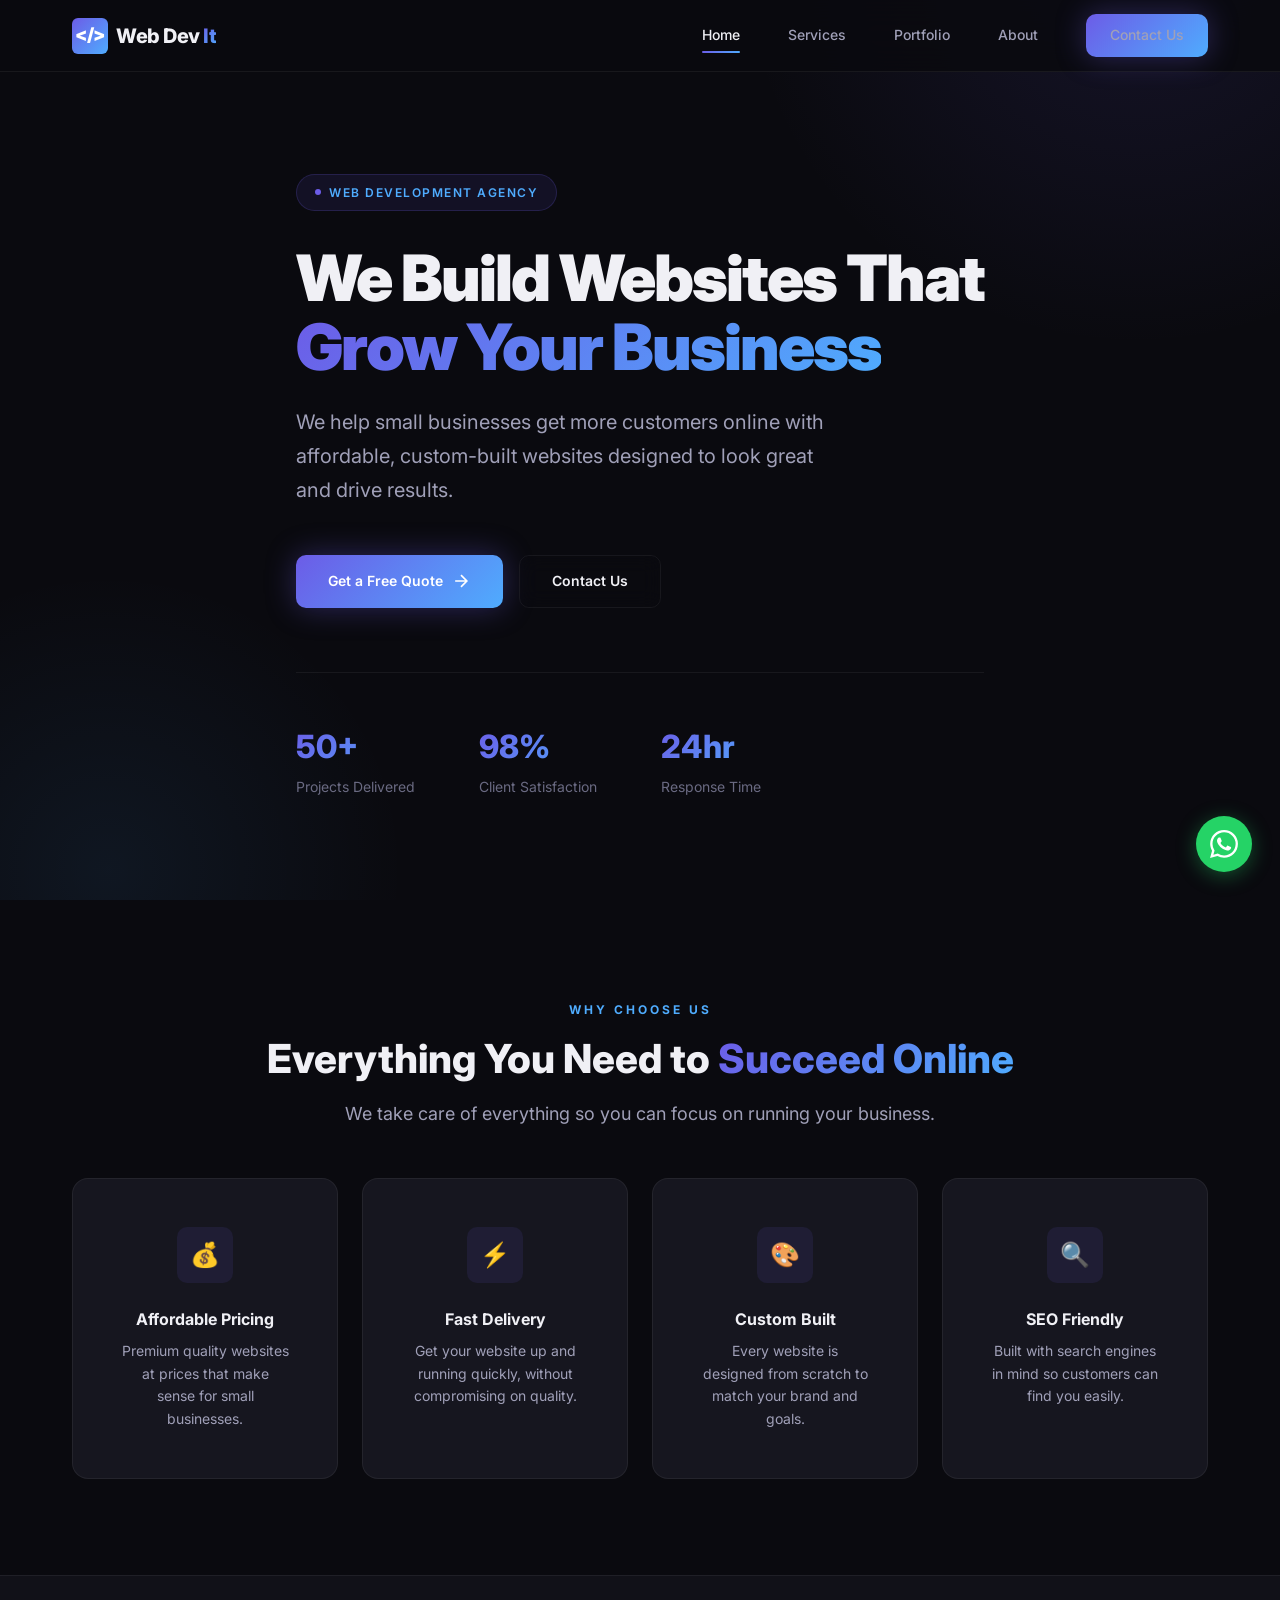
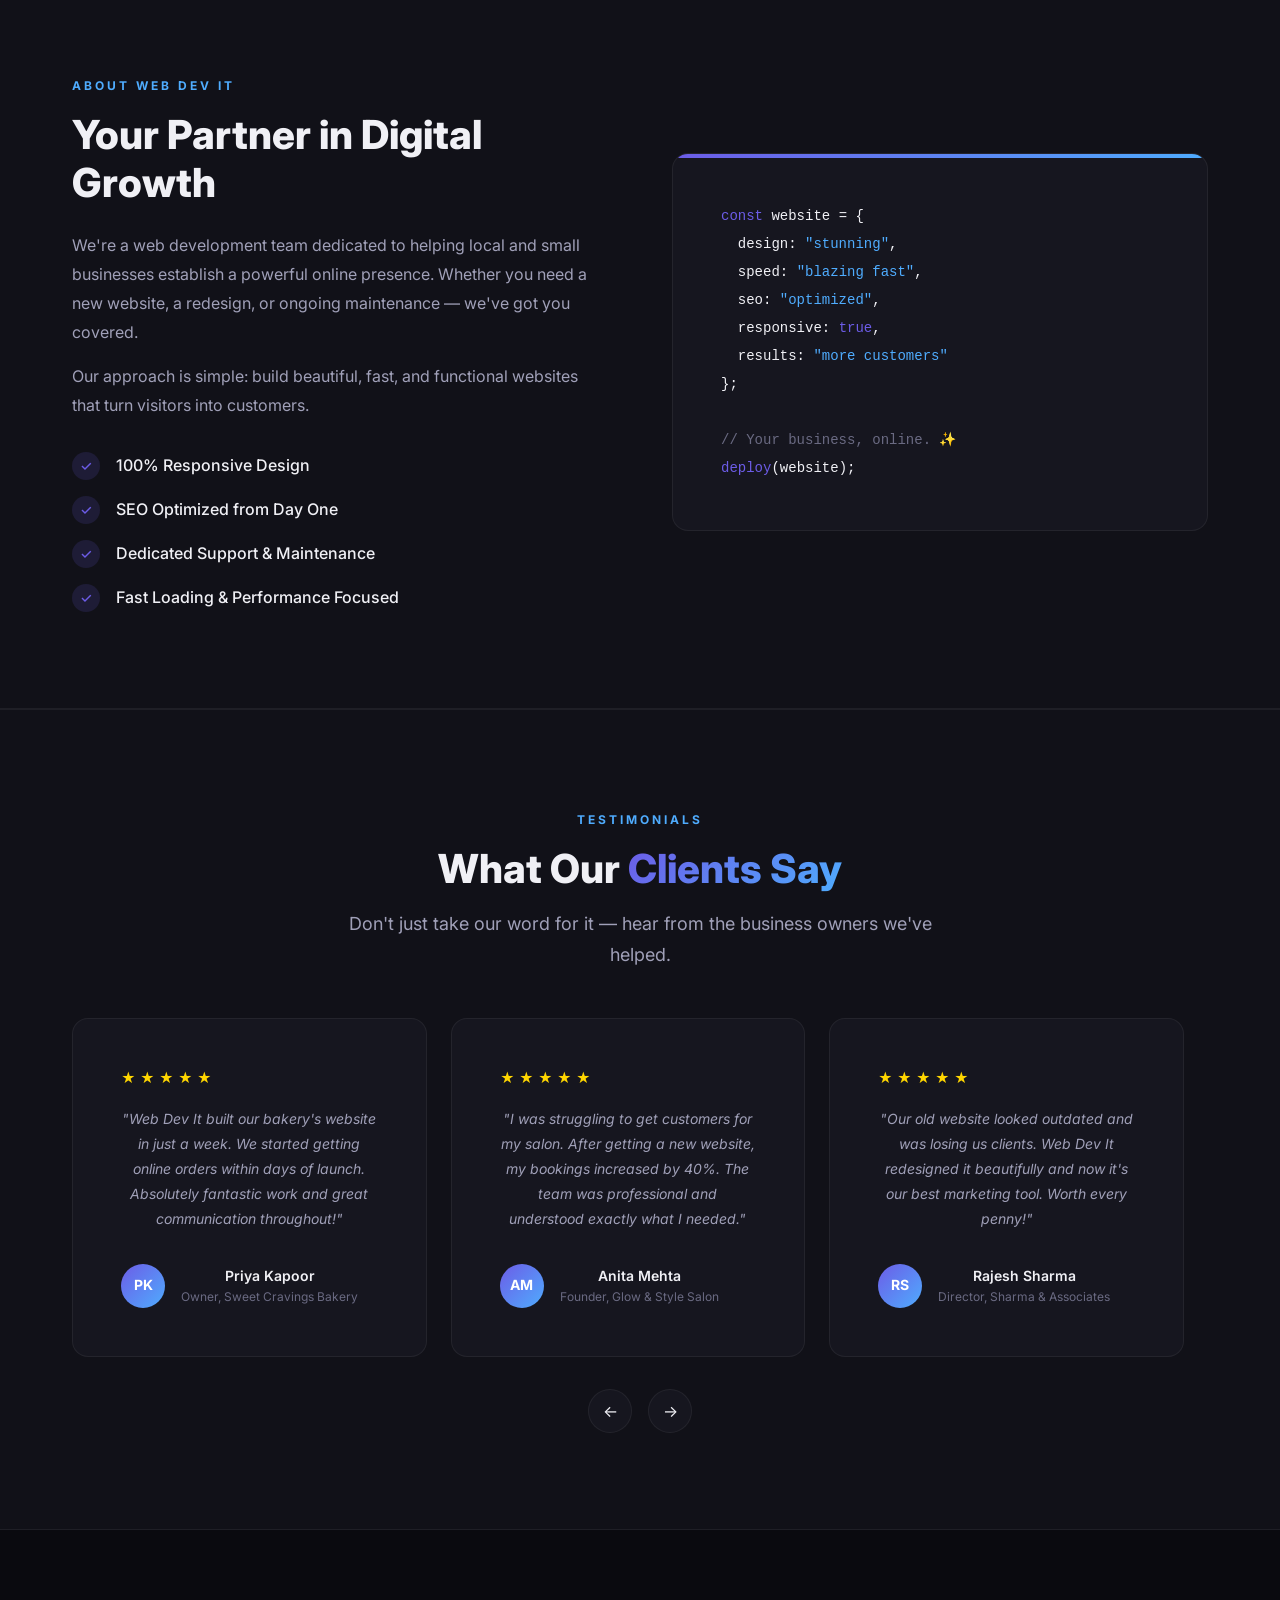
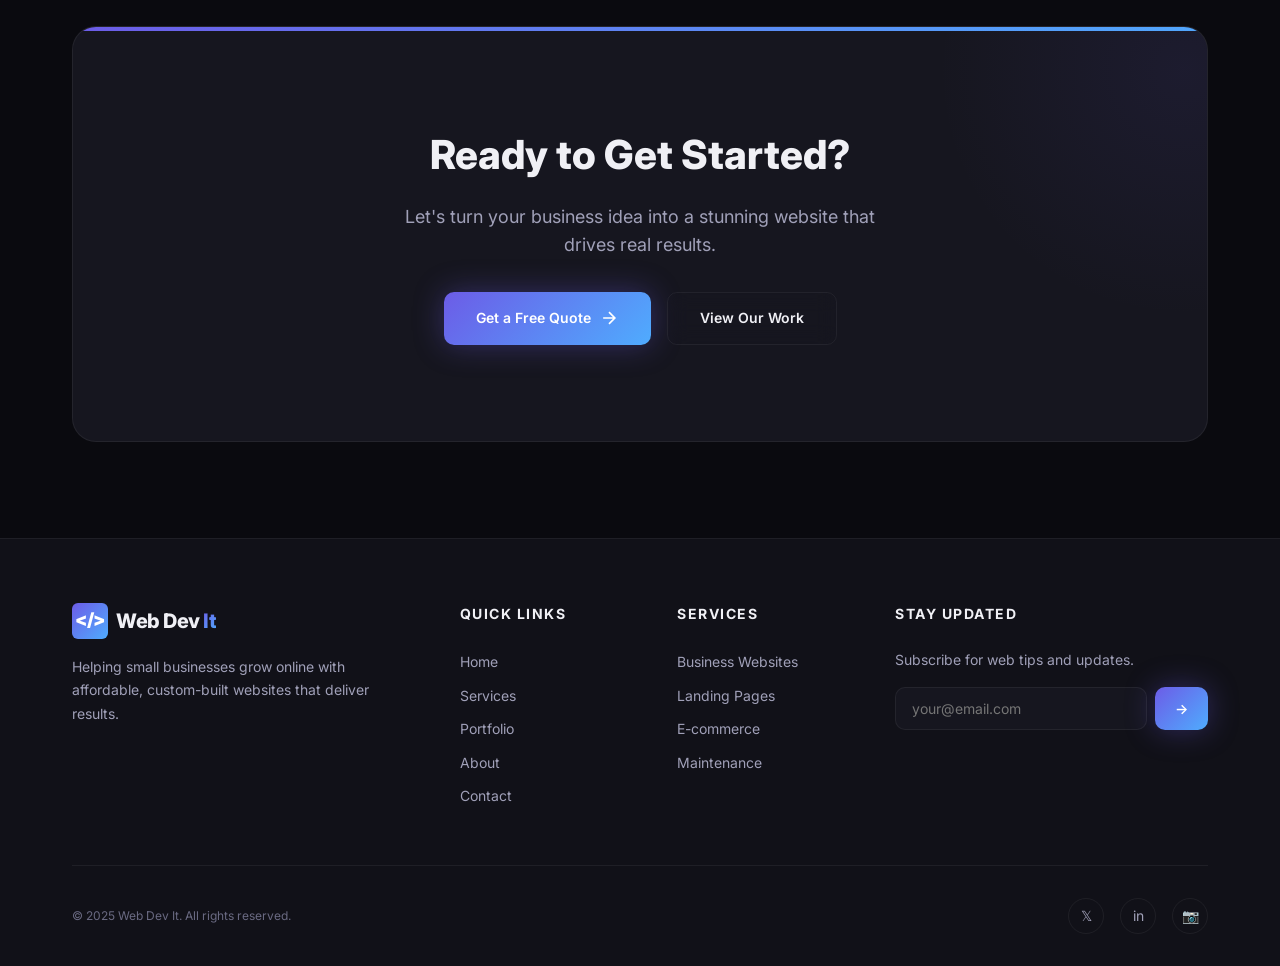
<file: index.html>
<!DOCTYPE html>
<html lang="en">
<head>
  <meta charset="UTF-8">
  <meta name="viewport" content="width=device-width, initial-scale=1.0">
  <title>Web Dev It — We Build Websites That Grow Your Business</title>
  <meta name="description" content="Web Dev It helps small businesses grow online with affordable, custom-built, SEO-friendly websites. Get a free quote today!">
  <meta name="keywords" content="web development, small business websites, affordable websites, custom websites, SEO">
  <link rel="stylesheet" href="style.css">
  <link rel="icon" type="image/svg+xml" href="data:image/svg+xml,<svg xmlns='http://www.w3.org/2000/svg' viewBox='0 0 100 100'><text y='.9em' font-size='90'>🌐</text></svg>">
</head>
<body>

  <!-- Navbar -->
  <nav class="navbar" id="navbar">
    <div class="container">
      <a href="index.html" class="nav-logo">
        <div class="logo-icon">&lt;/&gt;</div>
        <span>Web Dev <span class="logo-text-accent">It</span></span>
      </a>
      <div class="nav-links">
        <a href="index.html" class="active">Home</a>
        <a href="services.html">Services</a>
        <a href="portfolio.html">Portfolio</a>
        <a href="about.html">About</a>
        <a href="contact.html" class="btn btn-primary nav-cta">Contact Us</a>
      </div>
      <div class="hamburger" id="hamburger">
        <span></span>
        <span></span>
        <span></span>
      </div>
    </div>
  </nav>

  <!-- Mobile Menu -->
  <div class="mobile-menu" id="mobile-menu">
    <a href="index.html">Home</a>
    <a href="services.html">Services</a>
    <a href="portfolio.html">Portfolio</a>
    <a href="about.html">About</a>
    <a href="contact.html">Contact</a>
  </div>

  <!-- Hero -->
  <section class="hero" id="hero">
    <div class="container">
      <div class="hero-content fade-up">
        <div class="hero-badge">
          <span class="badge-dot"></span>
          Web Development Agency
        </div>
        <h1 class="hero-title">
          We Build Websites That<br>
          <span class="gradient-text">Grow Your Business</span>
        </h1>
        <p class="hero-subtitle">
          We help small businesses get more customers online with affordable, custom-built websites designed to look great and drive results.
        </p>
        <div class="hero-actions">
          <a href="contact.html" class="btn btn-primary">
            Get a Free Quote
            <svg class="btn-icon" viewBox="0 0 24 24" fill="none" stroke="currentColor" stroke-width="2"><path d="M5 12h14M12 5l7 7-7 7"/></svg>
          </a>
          <a href="contact.html" class="btn btn-secondary">Contact Us</a>
        </div>
        <div class="hero-stats">
          <div class="hero-stat">
            <div class="stat-number">50+</div>
            <div class="stat-label">Projects Delivered</div>
          </div>
          <div class="hero-stat">
            <div class="stat-number">98%</div>
            <div class="stat-label">Client Satisfaction</div>
          </div>
          <div class="hero-stat">
            <div class="stat-number">24hr</div>
            <div class="stat-label">Response Time</div>
          </div>
        </div>
      </div>
    </div>
  </section>

  <!-- Benefits -->
  <section class="section" id="benefits">
    <div class="container text-center">
      <span class="section-label fade-up">Why Choose Us</span>
      <h2 class="section-title fade-up">
        Everything You Need to <span class="gradient-text">Succeed Online</span>
      </h2>
      <p class="section-subtitle fade-up">
        We take care of everything so you can focus on running your business.
      </p>
      <div class="benefits-grid">
        <div class="benefit-card fade-up stagger-1">
          <div class="benefit-icon">💰</div>
          <h3>Affordable Pricing</h3>
          <p>Premium quality websites at prices that make sense for small businesses.</p>
        </div>
        <div class="benefit-card fade-up stagger-2">
          <div class="benefit-icon">⚡</div>
          <h3>Fast Delivery</h3>
          <p>Get your website up and running quickly, without compromising on quality.</p>
        </div>
        <div class="benefit-card fade-up stagger-3">
          <div class="benefit-icon">🎨</div>
          <h3>Custom Built</h3>
          <p>Every website is designed from scratch to match your brand and goals.</p>
        </div>
        <div class="benefit-card fade-up stagger-4">
          <div class="benefit-icon">🔍</div>
          <h3>SEO Friendly</h3>
          <p>Built with search engines in mind so customers can find you easily.</p>
        </div>
      </div>
    </div>
  </section>

  <!-- Intro Section -->
  <section class="section intro-section" id="intro">
    <div class="container">
      <div class="intro-grid">
        <div class="intro-text fade-up">
          <span class="section-label">About Web Dev It</span>
          <h2>Your Partner in <span class="gradient-text">Digital Growth</span></h2>
          <p>
            We're a web development team dedicated to helping local and small businesses 
            establish a powerful online presence. Whether you need a new website, a redesign, 
            or ongoing maintenance — we've got you covered.
          </p>
          <p>
            Our approach is simple: build beautiful, fast, and functional websites that turn 
            visitors into customers.
          </p>
          <div class="intro-features">
            <div class="intro-feature">
              <span class="feature-check">✓</span>
              <span>100% Responsive Design</span>
            </div>
            <div class="intro-feature">
              <span class="feature-check">✓</span>
              <span>SEO Optimized from Day One</span>
            </div>
            <div class="intro-feature">
              <span class="feature-check">✓</span>
              <span>Dedicated Support & Maintenance</span>
            </div>
            <div class="intro-feature">
              <span class="feature-check">✓</span>
              <span>Fast Loading & Performance Focused</span>
            </div>
          </div>
        </div>
        <div class="intro-visual fade-up stagger-2">
          <div class="intro-visual-card">
            <div class="code-block">
              <span class="code-line"><span class="code-keyword">const</span> website = {</span>
              <span class="code-line">&nbsp;&nbsp;design: <span class="code-string">"stunning"</span>,</span>
              <span class="code-line">&nbsp;&nbsp;speed: <span class="code-string">"blazing fast"</span>,</span>
              <span class="code-line">&nbsp;&nbsp;seo: <span class="code-string">"optimized"</span>,</span>
              <span class="code-line">&nbsp;&nbsp;responsive: <span class="code-keyword">true</span>,</span>
              <span class="code-line">&nbsp;&nbsp;results: <span class="code-string">"more customers"</span></span>
              <span class="code-line">};</span>
              <span class="code-line">&nbsp;</span>
              <span class="code-line"><span class="code-comment">// Your business, online. ✨</span></span>
              <span class="code-line"><span class="code-keyword">deploy</span>(website);</span>
            </div>
          </div>
        </div>
      </div>
    </div>
  </section>

  <!-- Testimonials -->
  <section class="section testimonials" id="testimonials">
    <div class="container text-center">
      <span class="section-label fade-up">Testimonials</span>
      <h2 class="section-title fade-up">
        What Our <span class="gradient-text">Clients Say</span>
      </h2>
      <p class="section-subtitle fade-up">
        Don't just take our word for it — hear from the business owners we've helped.
      </p>
      <div class="testimonials-track" id="testimonials-track">
        <div class="testimonial-card fade-up stagger-1">
          <div class="testimonial-stars">★ ★ ★ ★ ★</div>
          <p class="testimonial-text">
            "Web Dev It built our bakery's website in just a week. We started getting online orders within days of launch. Absolutely fantastic work and great communication throughout!"
          </p>
          <div class="testimonial-author">
            <div class="testimonial-avatar">PK</div>
            <div class="testimonial-author-info">
              <h4>Priya Kapoor</h4>
              <p>Owner, Sweet Cravings Bakery</p>
            </div>
          </div>
        </div>
        <div class="testimonial-card fade-up stagger-2">
          <div class="testimonial-stars">★ ★ ★ ★ ★</div>
          <p class="testimonial-text">
            "I was struggling to get customers for my salon. After getting a new website, my bookings increased by 40%. The team was professional and understood exactly what I needed."
          </p>
          <div class="testimonial-author">
            <div class="testimonial-avatar">AM</div>
            <div class="testimonial-author-info">
              <h4>Anita Mehta</h4>
              <p>Founder, Glow & Style Salon</p>
            </div>
          </div>
        </div>
        <div class="testimonial-card fade-up stagger-3">
          <div class="testimonial-stars">★ ★ ★ ★ ★</div>
          <p class="testimonial-text">
            "Our old website looked outdated and was losing us clients. Web Dev It redesigned it beautifully and now it's our best marketing tool. Worth every penny!"
          </p>
          <div class="testimonial-author">
            <div class="testimonial-avatar">RS</div>
            <div class="testimonial-author-info">
              <h4>Rajesh Sharma</h4>
              <p>Director, Sharma & Associates</p>
            </div>
          </div>
        </div>
        <div class="testimonial-card fade-up stagger-4">
          <div class="testimonial-stars">★ ★ ★ ★ ★</div>
          <p class="testimonial-text">
            "They created a sleek website for my gym with online membership sign-ups. My registrations doubled in the first month! Highly recommend Web Dev It."
          </p>
          <div class="testimonial-author">
            <div class="testimonial-avatar">VR</div>
            <div class="testimonial-author-info">
              <h4>Vikram Rao</h4>
              <p>Owner, FitZone Gym</p>
            </div>
          </div>
        </div>
        <div class="testimonial-card fade-up stagger-5">
          <div class="testimonial-stars">★ ★ ★ ★ ★</div>
          <p class="testimonial-text">
            "As a small restaurant, I didn't think I could afford a good website. Web Dev It proved me wrong — affordable, beautiful, and it brings in new customers every week."
          </p>
          <div class="testimonial-author">
            <div class="testimonial-avatar">SK</div>
            <div class="testimonial-author-info">
              <h4>Suman Kumar</h4>
              <p>Owner, Spice Garden Restaurant</p>
            </div>
          </div>
        </div>
      </div>
      <div class="testimonials-nav">
        <button id="testimonial-prev" aria-label="Previous testimonial">←</button>
        <button id="testimonial-next" aria-label="Next testimonial">→</button>
      </div>
    </div>
  </section>

  <!-- CTA Banner -->
  <section class="section cta-banner">
    <div class="container">
      <div class="cta-inner fade-up">
        <h2>Ready to <span class="gradient-text">Get Started?</span></h2>
        <p>Let's turn your business idea into a stunning website that drives real results.</p>
        <div class="cta-actions">
          <a href="contact.html" class="btn btn-primary">
            Get a Free Quote
            <svg class="btn-icon" viewBox="0 0 24 24" fill="none" stroke="currentColor" stroke-width="2"><path d="M5 12h14M12 5l7 7-7 7"/></svg>
          </a>
          <a href="portfolio.html" class="btn btn-secondary">View Our Work</a>
        </div>
      </div>
    </div>
  </section>

  <!-- Footer -->
  <footer class="footer">
    <div class="container">
      <div class="footer-grid">
        <div class="footer-brand">
          <a href="index.html" class="nav-logo">
            <div class="logo-icon">&lt;/&gt;</div>
            <span>Web Dev <span class="logo-text-accent">It</span></span>
          </a>
          <p>Helping small businesses grow online with affordable, custom-built websites that deliver results.</p>
        </div>
        <div class="footer-col">
          <h4>Quick Links</h4>
          <ul>
            <li><a href="index.html">Home</a></li>
            <li><a href="services.html">Services</a></li>
            <li><a href="portfolio.html">Portfolio</a></li>
            <li><a href="about.html">About</a></li>
            <li><a href="contact.html">Contact</a></li>
          </ul>
        </div>
        <div class="footer-col">
          <h4>Services</h4>
          <ul>
            <li><a href="services.html">Business Websites</a></li>
            <li><a href="services.html">Landing Pages</a></li>
            <li><a href="services.html">E-commerce</a></li>
            <li><a href="services.html">Maintenance</a></li>
          </ul>
        </div>
        <div class="footer-col footer-newsletter">
          <h4>Stay Updated</h4>
          <p>Subscribe for web tips and updates.</p>
          <form class="newsletter-form" onsubmit="event.preventDefault()">
            <input type="email" placeholder="your@email.com" required>
            <button class="btn btn-primary" type="submit">→</button>
          </form>
        </div>
      </div>
      <div class="footer-bottom">
        <p>&copy; 2025 Web Dev It. All rights reserved.</p>
        <div class="footer-socials">
          <a href="#" aria-label="Twitter">𝕏</a>
          <a href="#" aria-label="LinkedIn">in</a>
          <a href="#" aria-label="Instagram">📷</a>
        </div>
      </div>
    </div>
  </footer>

  <!-- WhatsApp Float -->
  <a href="https://wa.me/918284844120?text=Hi%2C%20I%27m%20interested%20in%20getting%20a%20website%20built!" class="whatsapp-float" target="_blank" rel="noopener" aria-label="Chat on WhatsApp">
    <svg viewBox="0 0 24 24"><path d="M17.472 14.382c-.297-.149-1.758-.867-2.03-.967-.273-.099-.471-.148-.67.15-.197.297-.767.966-.94 1.164-.173.199-.347.223-.644.075-.297-.15-1.255-.463-2.39-1.475-.883-.788-1.48-1.761-1.653-2.059-.173-.297-.018-.458.13-.606.134-.133.298-.347.446-.52.149-.174.198-.298.298-.497.099-.198.05-.371-.025-.52-.075-.149-.669-1.612-.916-2.207-.242-.579-.487-.5-.669-.51-.173-.008-.371-.01-.57-.01-.198 0-.52.074-.792.372-.272.297-1.04 1.016-1.04 2.479 0 1.462 1.065 2.875 1.213 3.074.149.198 2.096 3.2 5.077 4.487.709.306 1.262.489 1.694.625.712.227 1.36.195 1.871.118.571-.085 1.758-.719 2.006-1.413.248-.694.248-1.289.173-1.413-.074-.124-.272-.198-.57-.347m-5.421 7.403h-.004a9.87 9.87 0 01-5.031-1.378l-.361-.214-3.741.982.998-3.648-.235-.374a9.86 9.86 0 01-1.51-5.26c.001-5.45 4.436-9.884 9.888-9.884 2.64 0 5.122 1.03 6.988 2.898a9.825 9.825 0 012.893 6.994c-.003 5.45-4.437 9.884-9.885 9.884m8.413-18.297A11.815 11.815 0 0012.05 0C5.495 0 .16 5.335.157 11.892c0 2.096.547 4.142 1.588 5.945L.057 24l6.305-1.654a11.882 11.882 0 005.683 1.448h.005c6.554 0 11.89-5.335 11.893-11.893a11.821 11.821 0 00-3.48-8.413z"/></svg>
  </a>

  <script src="script.js"></script>
</body>
</html>
</file>
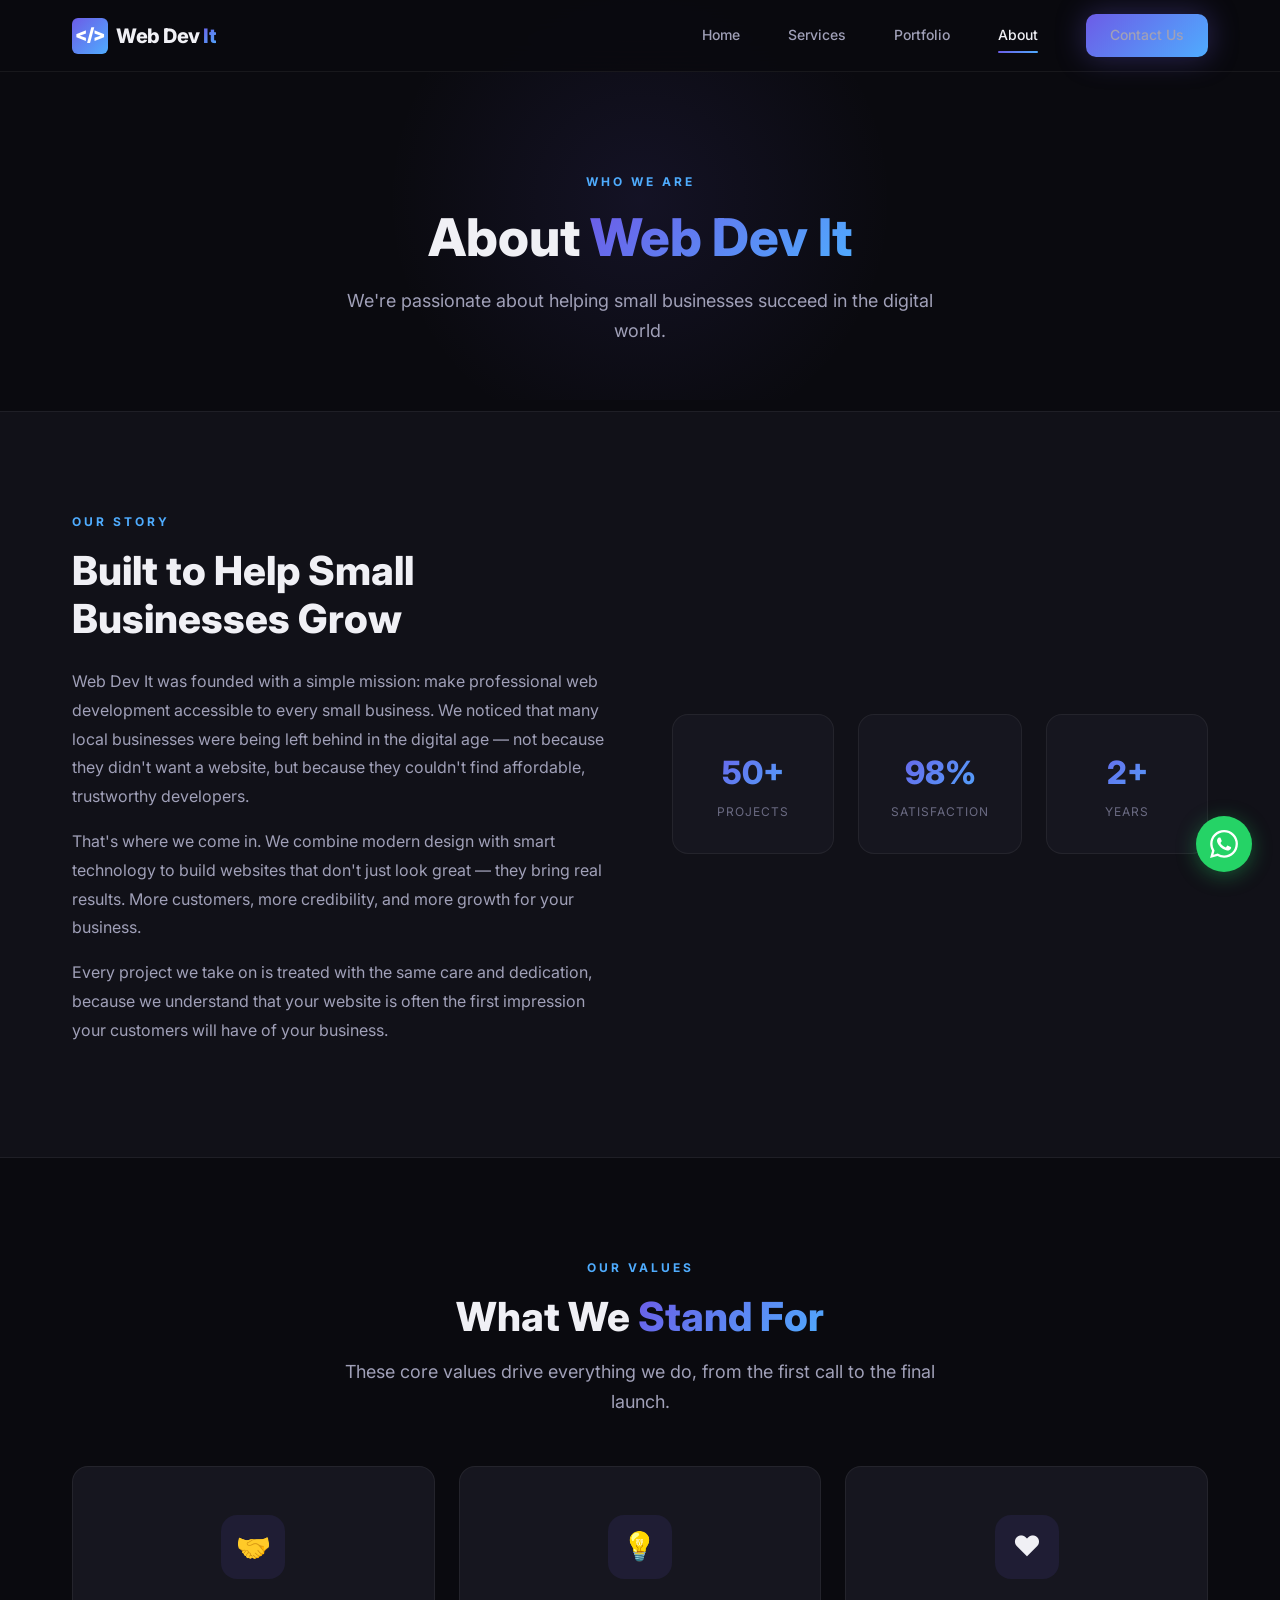
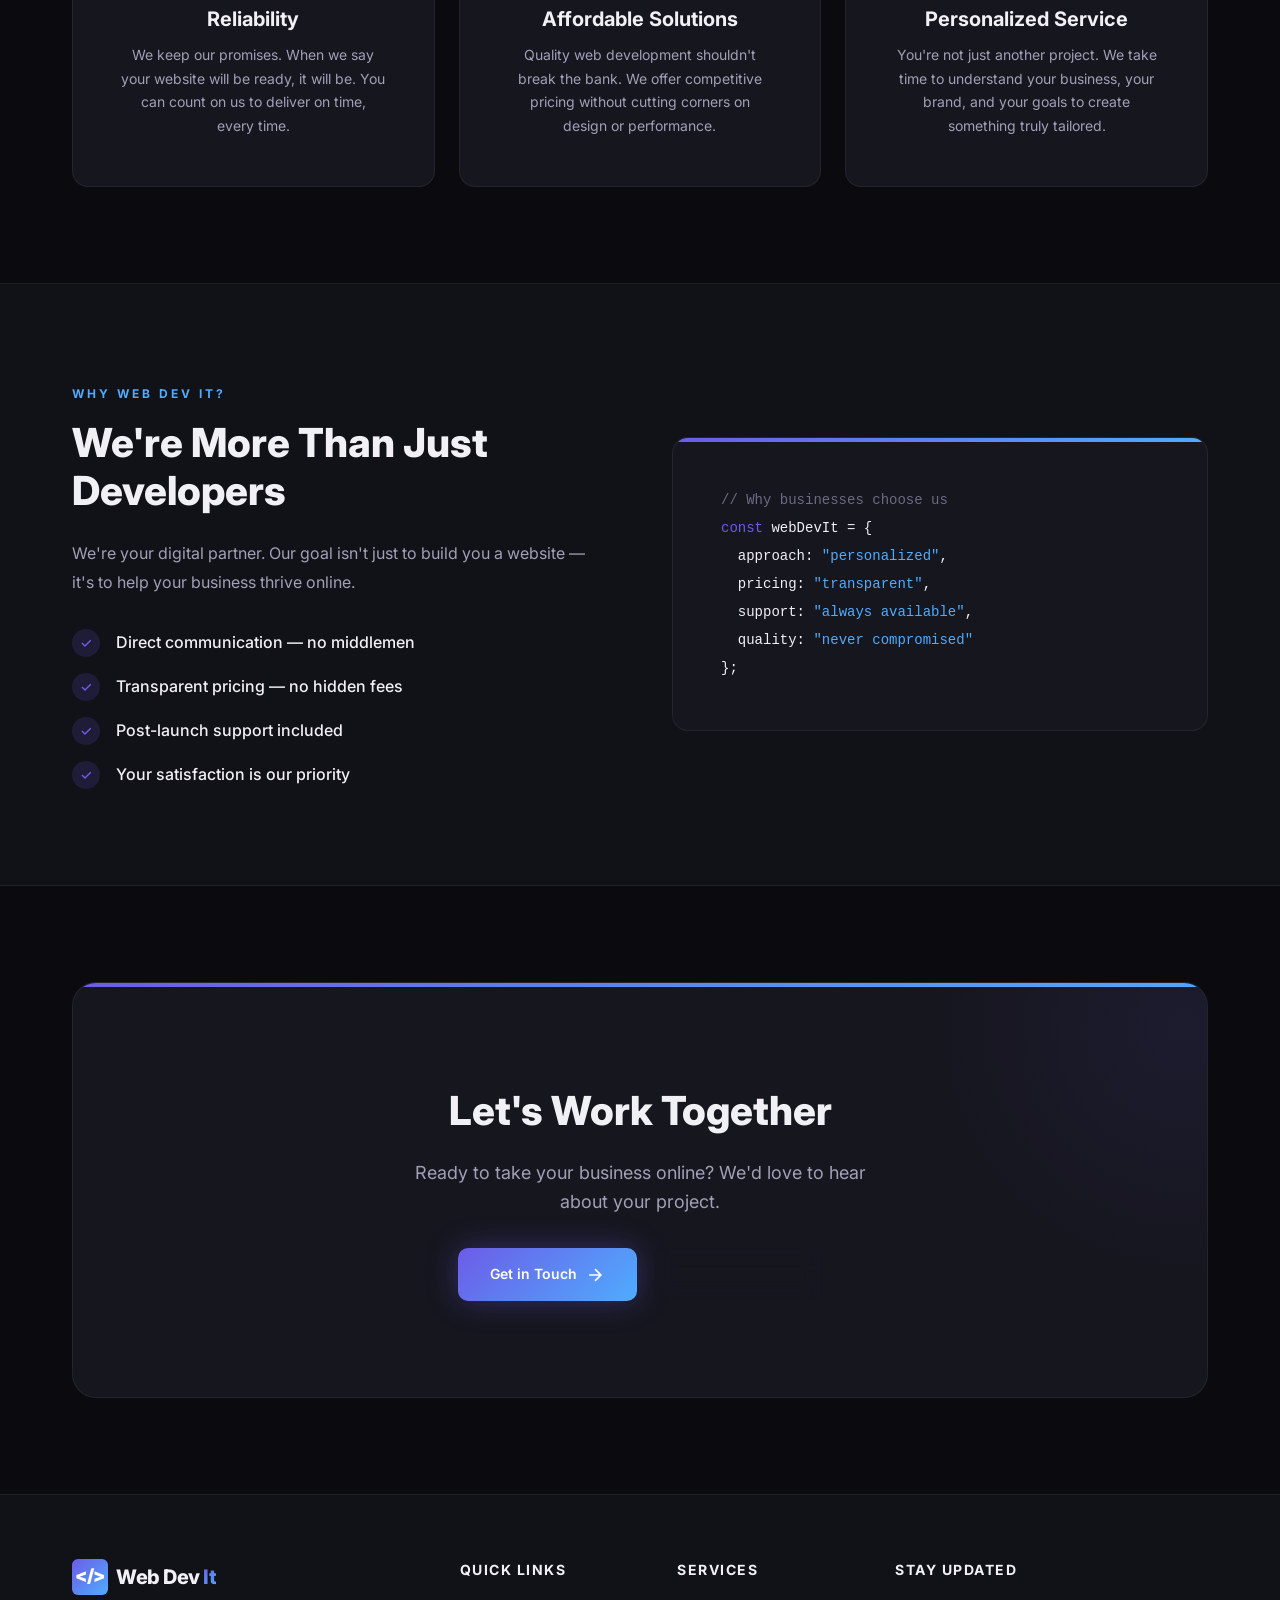
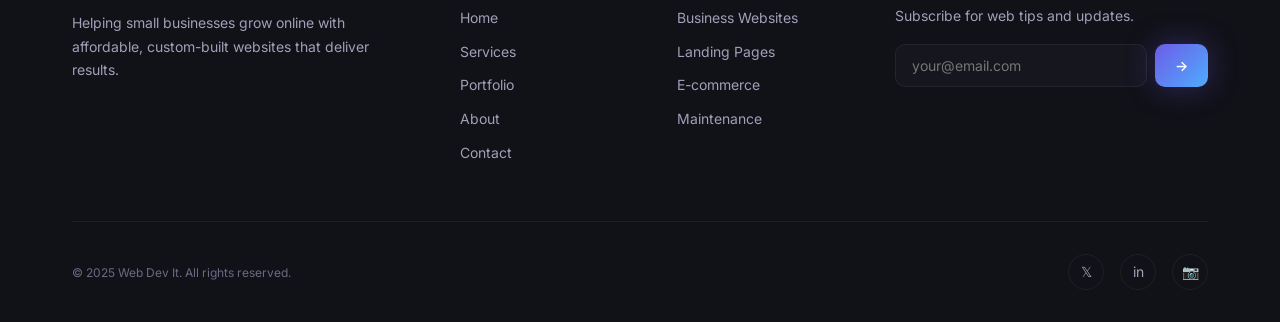
<file: about.html>
<!DOCTYPE html>
<html lang="en">
<head>
  <meta charset="UTF-8">
  <meta name="viewport" content="width=device-width, initial-scale=1.0">
  <title>About Us — Web Dev It</title>
  <meta name="description" content="Learn about Web Dev It — a web development business focused on helping small and local businesses build strong online presence.">
  <link rel="stylesheet" href="style.css">
  <link rel="icon" type="image/svg+xml" href="data:image/svg+xml,<svg xmlns='http://www.w3.org/2000/svg' viewBox='0 0 100 100'><text y='.9em' font-size='90'>🌐</text></svg>">
</head>
<body>
  <nav class="navbar" id="navbar">
    <div class="container">
      <a href="index.html" class="nav-logo">
        <div class="logo-icon">&lt;/&gt;</div>
        <span>Web Dev <span class="logo-text-accent">It</span></span>
      </a>
      <div class="nav-links">
        <a href="index.html">Home</a>
        <a href="services.html">Services</a>
        <a href="portfolio.html">Portfolio</a>
        <a href="about.html" class="active">About</a>
        <a href="contact.html" class="btn btn-primary nav-cta">Contact Us</a>
      </div>
      <div class="hamburger" id="hamburger"><span></span><span></span><span></span></div>
    </div>
  </nav>
  <div class="mobile-menu" id="mobile-menu">
    <a href="index.html">Home</a><a href="services.html">Services</a><a href="portfolio.html">Portfolio</a><a href="about.html">About</a><a href="contact.html">Contact</a>
  </div>

  <section class="page-header">
    <div class="container">
      <span class="section-label fade-up">Who We Are</span>
      <h1 class="section-title fade-up">About <span class="gradient-text">Web Dev It</span></h1>
      <p class="section-subtitle fade-up">We're passionate about helping small businesses succeed in the digital world.</p>
    </div>
  </section>

  <section class="section story-section">
    <div class="container">
      <div class="story-grid">
        <div class="story-content fade-up">
          <span class="section-label">Our Story</span>
          <h2>Built to Help <span class="gradient-text">Small Businesses Grow</span></h2>
          <p>Web Dev It was founded with a simple mission: make professional web development accessible to every small business. We noticed that many local businesses were being left behind in the digital age — not because they didn't want a website, but because they couldn't find affordable, trustworthy developers.</p>
          <p>That's where we come in. We combine modern design with smart technology to build websites that don't just look great — they bring real results. More customers, more credibility, and more growth for your business.</p>
          <p>Every project we take on is treated with the same care and dedication, because we understand that your website is often the first impression your customers will have of your business.</p>
        </div>
        <div class="story-metrics fade-up stagger-2">
          <div class="metric"><div class="metric-number">50+</div><div class="metric-label">Projects</div></div>
          <div class="metric"><div class="metric-number">98%</div><div class="metric-label">Satisfaction</div></div>
          <div class="metric"><div class="metric-number">2+</div><div class="metric-label">Years</div></div>
        </div>
      </div>
    </div>
  </section>

  <section class="section">
    <div class="container text-center">
      <span class="section-label fade-up">Our Values</span>
      <h2 class="section-title fade-up">What We <span class="gradient-text">Stand For</span></h2>
      <p class="section-subtitle fade-up">These core values drive everything we do, from the first call to the final launch.</p>
      <div class="values-grid">
        <div class="value-card fade-up stagger-1">
          <div class="value-icon">🤝</div>
          <h3>Reliability</h3>
          <p>We keep our promises. When we say your website will be ready, it will be. You can count on us to deliver on time, every time.</p>
        </div>
        <div class="value-card fade-up stagger-2">
          <div class="value-icon">💡</div>
          <h3>Affordable Solutions</h3>
          <p>Quality web development shouldn't break the bank. We offer competitive pricing without cutting corners on design or performance.</p>
        </div>
        <div class="value-card fade-up stagger-3">
          <div class="value-icon">❤️</div>
          <h3>Personalized Service</h3>
          <p>You're not just another project. We take time to understand your business, your brand, and your goals to create something truly tailored.</p>
        </div>
      </div>
    </div>
  </section>

  <section class="section intro-section">
    <div class="container">
      <div class="intro-grid">
        <div class="intro-text fade-up">
          <span class="section-label">Why Web Dev It?</span>
          <h2>We're More Than <span class="gradient-text">Just Developers</span></h2>
          <p>We're your digital partner. Our goal isn't just to build you a website — it's to help your business thrive online.</p>
          <div class="intro-features">
            <div class="intro-feature"><span class="feature-check">✓</span><span>Direct communication — no middlemen</span></div>
            <div class="intro-feature"><span class="feature-check">✓</span><span>Transparent pricing — no hidden fees</span></div>
            <div class="intro-feature"><span class="feature-check">✓</span><span>Post-launch support included</span></div>
            <div class="intro-feature"><span class="feature-check">✓</span><span>Your satisfaction is our priority</span></div>
          </div>
        </div>
        <div class="intro-visual fade-up stagger-2">
          <div class="intro-visual-card">
            <div class="code-block">
              <span class="code-line"><span class="code-comment">// Why businesses choose us</span></span>
              <span class="code-line"><span class="code-keyword">const</span> webDevIt = {</span>
              <span class="code-line">&nbsp;&nbsp;approach: <span class="code-string">"personalized"</span>,</span>
              <span class="code-line">&nbsp;&nbsp;pricing: <span class="code-string">"transparent"</span>,</span>
              <span class="code-line">&nbsp;&nbsp;support: <span class="code-string">"always available"</span>,</span>
              <span class="code-line">&nbsp;&nbsp;quality: <span class="code-string">"never compromised"</span></span>
              <span class="code-line">};</span>
            </div>
          </div>
        </div>
      </div>
    </div>
  </section>

  <section class="section cta-banner">
    <div class="container">
      <div class="cta-inner fade-up">
        <h2>Let's Work <span class="gradient-text">Together</span></h2>
        <p>Ready to take your business online? We'd love to hear about your project.</p>
        <div class="cta-actions">
          <a href="contact.html" class="btn btn-primary">Get in Touch <svg class="btn-icon" viewBox="0 0 24 24" fill="none" stroke="currentColor" stroke-width="2"><path d="M5 12h14M12 5l7 7-7 7"/></svg></a>
          <a href="portfolio.html" class="btn btn-secondary">View Our Work</a>
        </div>
      </div>
    </div>
  </section>

  <footer class="footer">
    <div class="container">
      <div class="footer-grid">
        <div class="footer-brand">
          <a href="index.html" class="nav-logo"><div class="logo-icon">&lt;/&gt;</div><span>Web Dev <span class="logo-text-accent">It</span></span></a>
          <p>Helping small businesses grow online with affordable, custom-built websites that deliver results.</p>
        </div>
        <div class="footer-col"><h4>Quick Links</h4><ul><li><a href="index.html">Home</a></li><li><a href="services.html">Services</a></li><li><a href="portfolio.html">Portfolio</a></li><li><a href="about.html">About</a></li><li><a href="contact.html">Contact</a></li></ul></div>
        <div class="footer-col"><h4>Services</h4><ul><li><a href="services.html">Business Websites</a></li><li><a href="services.html">Landing Pages</a></li><li><a href="services.html">E-commerce</a></li><li><a href="services.html">Maintenance</a></li></ul></div>
        <div class="footer-col footer-newsletter"><h4>Stay Updated</h4><p>Subscribe for web tips and updates.</p><form class="newsletter-form" onsubmit="event.preventDefault()"><input type="email" placeholder="your@email.com" required><button class="btn btn-primary" type="submit">→</button></form></div>
      </div>
      <div class="footer-bottom">
        <p>&copy; 2025 Web Dev It. All rights reserved.</p>
        <div class="footer-socials"><a href="#" aria-label="Twitter">𝕏</a><a href="#" aria-label="LinkedIn">in</a><a href="#" aria-label="Instagram">📷</a></div>
      </div>
    </div>
  </footer>

  <a href="https://wa.me/918284844120?text=Hi%2C%20I%27m%20interested%20in%20getting%20a%20website%20built!" class="whatsapp-float" target="_blank" rel="noopener" aria-label="Chat on WhatsApp">
    <svg viewBox="0 0 24 24"><path d="M17.472 14.382c-.297-.149-1.758-.867-2.03-.967-.273-.099-.471-.148-.67.15-.197.297-.767.966-.94 1.164-.173.199-.347.223-.644.075-.297-.15-1.255-.463-2.39-1.475-.883-.788-1.48-1.761-1.653-2.059-.173-.297-.018-.458.13-.606.134-.133.298-.347.446-.52.149-.174.198-.298.298-.497.099-.198.05-.371-.025-.52-.075-.149-.669-1.612-.916-2.207-.242-.579-.487-.5-.669-.51-.173-.008-.371-.01-.57-.01-.198 0-.52.074-.792.372-.272.297-1.04 1.016-1.04 2.479 0 1.462 1.065 2.875 1.213 3.074.149.198 2.096 3.2 5.077 4.487.709.306 1.262.489 1.694.625.712.227 1.36.195 1.871.118.571-.085 1.758-.719 2.006-1.413.248-.694.248-1.289.173-1.413-.074-.124-.272-.198-.57-.347m-5.421 7.403h-.004a9.87 9.87 0 01-5.031-1.378l-.361-.214-3.741.982.998-3.648-.235-.374a9.86 9.86 0 01-1.51-5.26c.001-5.45 4.436-9.884 9.888-9.884 2.64 0 5.122 1.03 6.988 2.898a9.825 9.825 0 012.893 6.994c-.003 5.45-4.437 9.884-9.885 9.884m8.413-18.297A11.815 11.815 0 0012.05 0C5.495 0 .16 5.335.157 11.892c0 2.096.547 4.142 1.588 5.945L.057 24l6.305-1.654a11.882 11.882 0 005.683 1.448h.005c6.554 0 11.89-5.335 11.893-11.893a11.821 11.821 0 00-3.48-8.413z"/></svg>
  </a>
  <script src="script.js"></script>
</body>
</html>
</file>
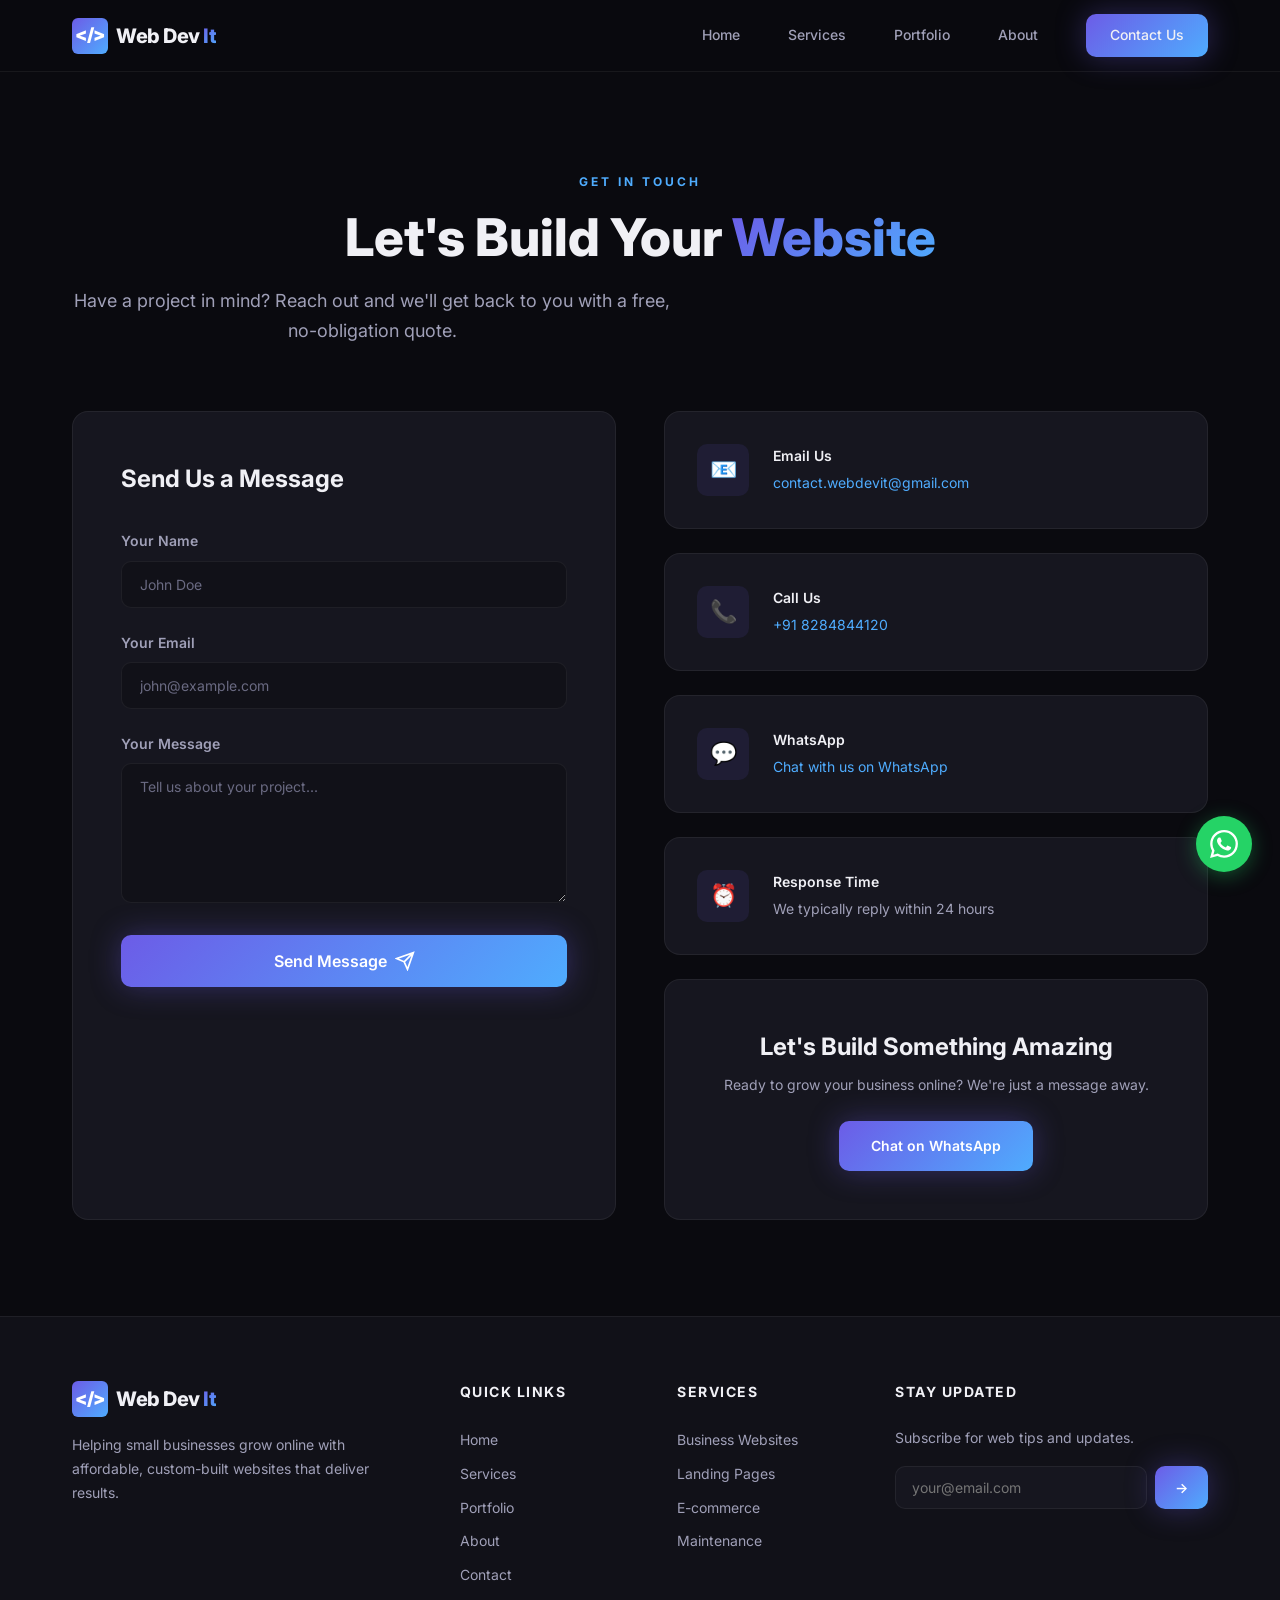
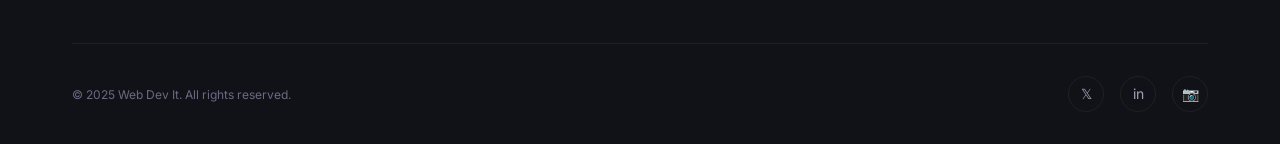
<file: contact.html>
<!DOCTYPE html>
<html lang="en">
<head>
  <meta charset="UTF-8">
  <meta name="viewport" content="width=device-width, initial-scale=1.0">
  <title>Contact Us — Web Dev It</title>
  <meta name="description" content="Get in touch with Web Dev It for a free quote. Email, call, or fill out our contact form to start your website project today.">
  <link rel="stylesheet" href="style.css">
  <link rel="icon" type="image/svg+xml" href="data:image/svg+xml,<svg xmlns='http://www.w3.org/2000/svg' viewBox='0 0 100 100'><text y='.9em' font-size='90'>🌐</text></svg>">
</head>
<body>
  <nav class="navbar" id="navbar">
    <div class="container">
      <a href="index.html" class="nav-logo"><div class="logo-icon">&lt;/&gt;</div><span>Web Dev <span class="logo-text-accent">It</span></span></a>
      <div class="nav-links">
        <a href="index.html">Home</a><a href="services.html">Services</a><a href="portfolio.html">Portfolio</a><a href="about.html">About</a>
        <a href="contact.html" class="btn btn-primary nav-cta active">Contact Us</a>
      </div>
      <div class="hamburger" id="hamburger"><span></span><span></span><span></span></div>
    </div>
  </nav>
  <div class="mobile-menu" id="mobile-menu">
    <a href="index.html">Home</a><a href="services.html">Services</a><a href="portfolio.html">Portfolio</a><a href="about.html">About</a><a href="contact.html">Contact</a>
  </div>

  <section class="contact-hero">
    <div class="container">
      <span class="section-label fade-up">Get In Touch</span>
      <h1 class="section-title fade-up" style="font-size:var(--fs-4xl)">Let's Build Your <span class="gradient-text">Website</span></h1>
      <p class="section-subtitle fade-up">Have a project in mind? Reach out and we'll get back to you with a free, no-obligation quote.</p>
    </div>
  </section>

  <section class="section" style="padding-top:0;">
    <div class="container">
      <div class="contact-grid">
        <div class="contact-form-wrapper fade-up">
          <h3>Send Us a Message</h3>
          <form id="contact-form">
            <!-- Web3Forms Access Key — get yours free at https://web3forms.com -->
            <input type="hidden" name="access_key" value="YOUR_ACCESS_KEY_HERE">
            <input type="hidden" name="subject" value="New Contact Form Submission — Web Dev It">
            <input type="hidden" name="from_name" value="Web Dev It Contact Form">
            <!-- Honeypot Spam Protection -->
            <input type="checkbox" name="botcheck" style="display:none;">
            <div class="form-group">
              <label for="contact-name">Your Name</label>
              <input type="text" id="contact-name" name="name" placeholder="John Doe" required>
            </div>
            <div class="form-group">
              <label for="contact-email">Your Email</label>
              <input type="email" id="contact-email" name="email" placeholder="john@example.com" required>
            </div>
            <div class="form-group">
              <label for="contact-message">Your Message</label>
              <textarea id="contact-message" name="message" placeholder="Tell us about your project..." required></textarea>
            </div>
            <button type="submit" class="btn btn-primary form-submit">
              Send Message
              <svg class="btn-icon" viewBox="0 0 24 24" fill="none" stroke="currentColor" stroke-width="2"><path d="M22 2L11 13M22 2l-7 20-4-9-9-4 20-7z"/></svg>
            </button>
          </form>
          <div class="form-success" id="form-success">
            <div class="success-icon">✓</div>
            <h3>Message Sent!</h3>
            <p>Thank you for reaching out. We'll get back to you within 24 hours.</p>
          </div>
        </div>

        <div class="contact-info-wrapper fade-up stagger-2">
          <div class="contact-info-card">
            <div class="contact-icon">📧</div>
            <div>
              <h4>Email Us</h4>
              <p><a href="mailto:contact.webdevit@gmail.com">contact.webdevit@gmail.com</a></p>
            </div>
          </div>
          <div class="contact-info-card">
            <div class="contact-icon">📞</div>
            <div>
              <h4>Call Us</h4>
              <p><a href="tel:+918284844120">+91 8284844120</a></p>
            </div>
          </div>
          <div class="contact-info-card">
            <div class="contact-icon">💬</div>
            <div>
              <h4>WhatsApp</h4>
              <p><a href="https://wa.me/918284844120" target="_blank" rel="noopener">Chat with us on WhatsApp</a></p>
            </div>
          </div>
          <div class="contact-info-card">
            <div class="contact-icon">⏰</div>
            <div>
              <h4>Response Time</h4>
              <p>We typically reply within 24 hours</p>
            </div>
          </div>
          <div class="contact-cta-card">
            <h3>Let's Build Something <span class="gradient-text">Amazing</span></h3>
            <p>Ready to grow your business online? We're just a message away.</p>
            <a href="https://wa.me/918284844120?text=Hi%2C%20I%27m%20interested%20in%20getting%20a%20website%20built!" class="btn btn-primary" target="_blank" rel="noopener">Chat on WhatsApp</a>
          </div>
        </div>
      </div>
    </div>
  </section>

  <footer class="footer">
    <div class="container">
      <div class="footer-grid">
        <div class="footer-brand">
          <a href="index.html" class="nav-logo"><div class="logo-icon">&lt;/&gt;</div><span>Web Dev <span class="logo-text-accent">It</span></span></a>
          <p>Helping small businesses grow online with affordable, custom-built websites that deliver results.</p>
        </div>
        <div class="footer-col"><h4>Quick Links</h4><ul><li><a href="index.html">Home</a></li><li><a href="services.html">Services</a></li><li><a href="portfolio.html">Portfolio</a></li><li><a href="about.html">About</a></li><li><a href="contact.html">Contact</a></li></ul></div>
        <div class="footer-col"><h4>Services</h4><ul><li><a href="services.html">Business Websites</a></li><li><a href="services.html">Landing Pages</a></li><li><a href="services.html">E-commerce</a></li><li><a href="services.html">Maintenance</a></li></ul></div>
        <div class="footer-col footer-newsletter"><h4>Stay Updated</h4><p>Subscribe for web tips and updates.</p><form class="newsletter-form" onsubmit="event.preventDefault()"><input type="email" placeholder="your@email.com" required><button class="btn btn-primary" type="submit">→</button></form></div>
      </div>
      <div class="footer-bottom">
        <p>&copy; 2025 Web Dev It. All rights reserved.</p>
        <div class="footer-socials"><a href="#" aria-label="Twitter">𝕏</a><a href="#" aria-label="LinkedIn">in</a><a href="#" aria-label="Instagram">📷</a></div>
      </div>
    </div>
  </footer>

  <a href="https://wa.me/918284844120?text=Hi%2C%20I%27m%20interested%20in%20getting%20a%20website%20built!" class="whatsapp-float" target="_blank" rel="noopener" aria-label="Chat on WhatsApp">
    <svg viewBox="0 0 24 24"><path d="M17.472 14.382c-.297-.149-1.758-.867-2.03-.967-.273-.099-.471-.148-.67.15-.197.297-.767.966-.94 1.164-.173.199-.347.223-.644.075-.297-.15-1.255-.463-2.39-1.475-.883-.788-1.48-1.761-1.653-2.059-.173-.297-.018-.458.13-.606.134-.133.298-.347.446-.52.149-.174.198-.298.298-.497.099-.198.05-.371-.025-.52-.075-.149-.669-1.612-.916-2.207-.242-.579-.487-.5-.669-.51-.173-.008-.371-.01-.57-.01-.198 0-.52.074-.792.372-.272.297-1.04 1.016-1.04 2.479 0 1.462 1.065 2.875 1.213 3.074.149.198 2.096 3.2 5.077 4.487.709.306 1.262.489 1.694.625.712.227 1.36.195 1.871.118.571-.085 1.758-.719 2.006-1.413.248-.694.248-1.289.173-1.413-.074-.124-.272-.198-.57-.347m-5.421 7.403h-.004a9.87 9.87 0 01-5.031-1.378l-.361-.214-3.741.982.998-3.648-.235-.374a9.86 9.86 0 01-1.51-5.26c.001-5.45 4.436-9.884 9.888-9.884 2.64 0 5.122 1.03 6.988 2.898a9.825 9.825 0 012.893 6.994c-.003 5.45-4.437 9.884-9.885 9.884m8.413-18.297A11.815 11.815 0 0012.05 0C5.495 0 .16 5.335.157 11.892c0 2.096.547 4.142 1.588 5.945L.057 24l6.305-1.654a11.882 11.882 0 005.683 1.448h.005c6.554 0 11.89-5.335 11.893-11.893a11.821 11.821 0 00-3.48-8.413z"/></svg>
  </a>
  <script src="script.js"></script>
</body>
</html>
</file>
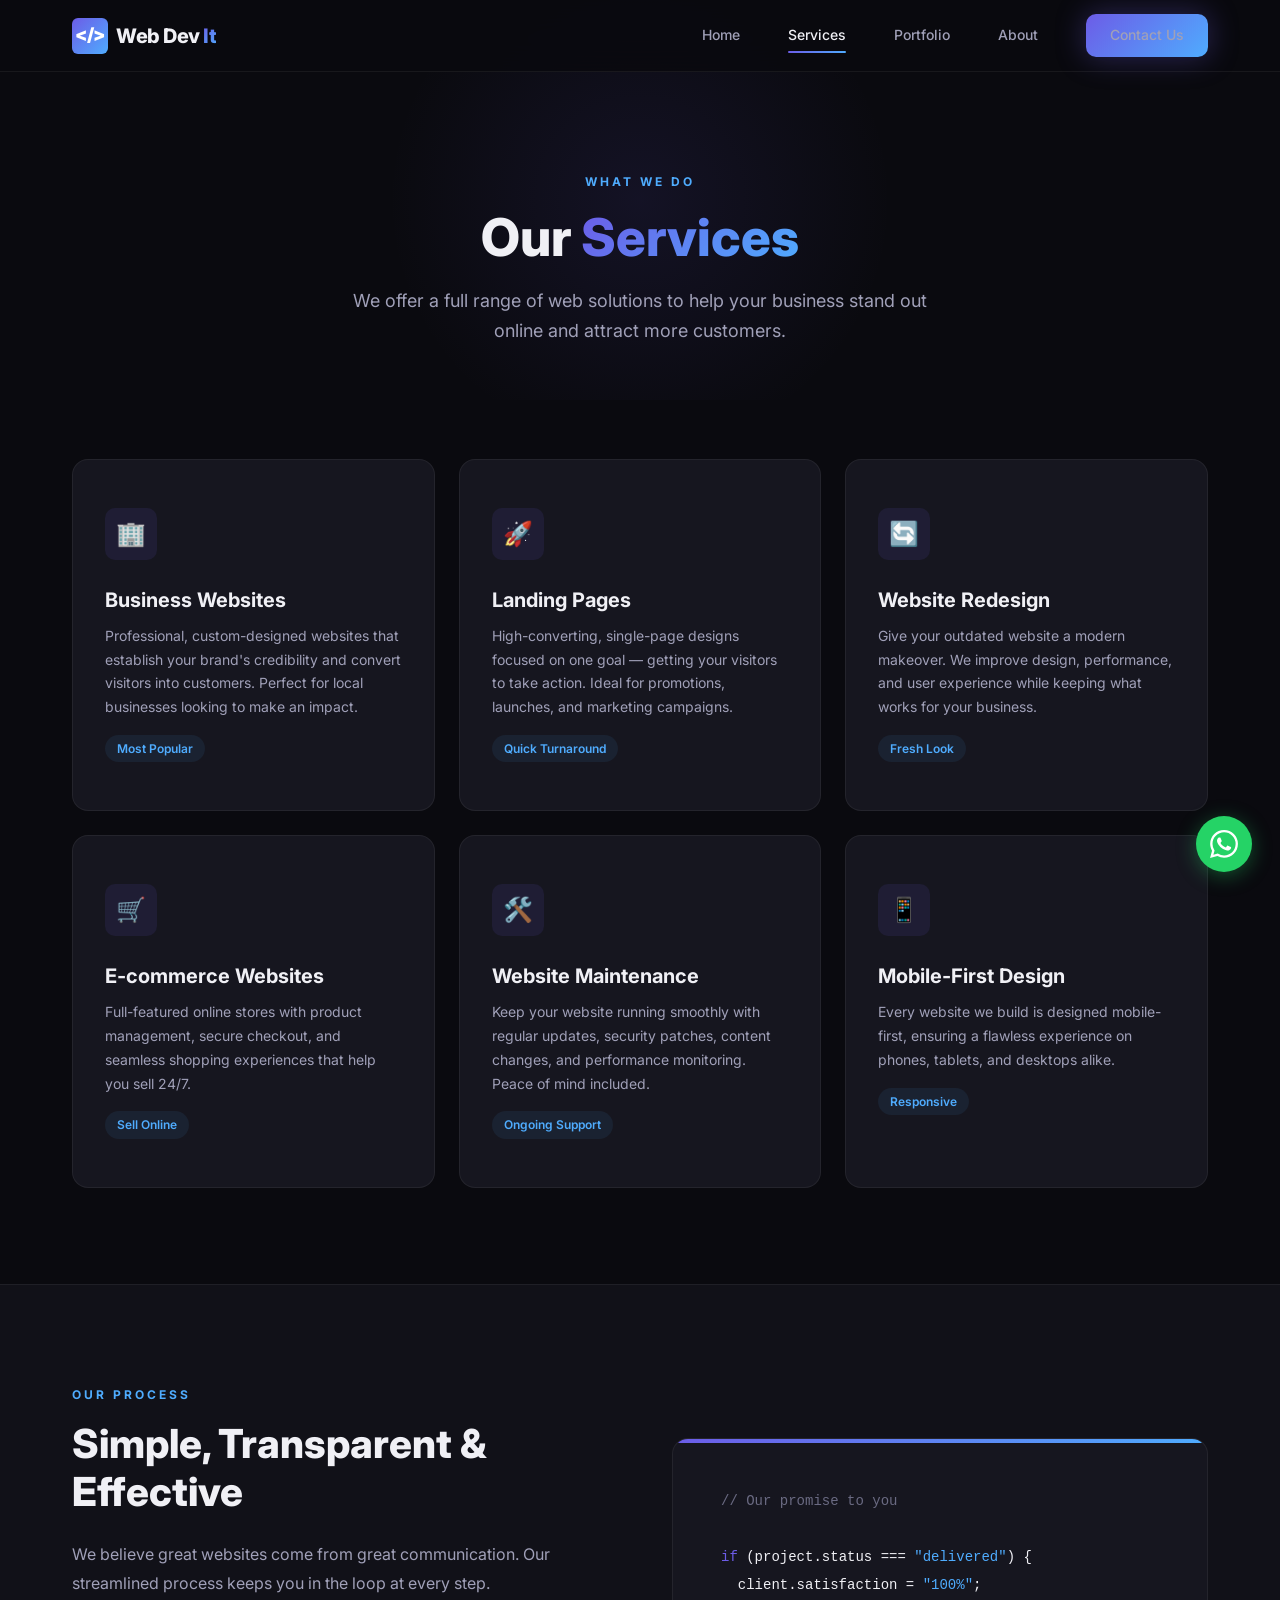
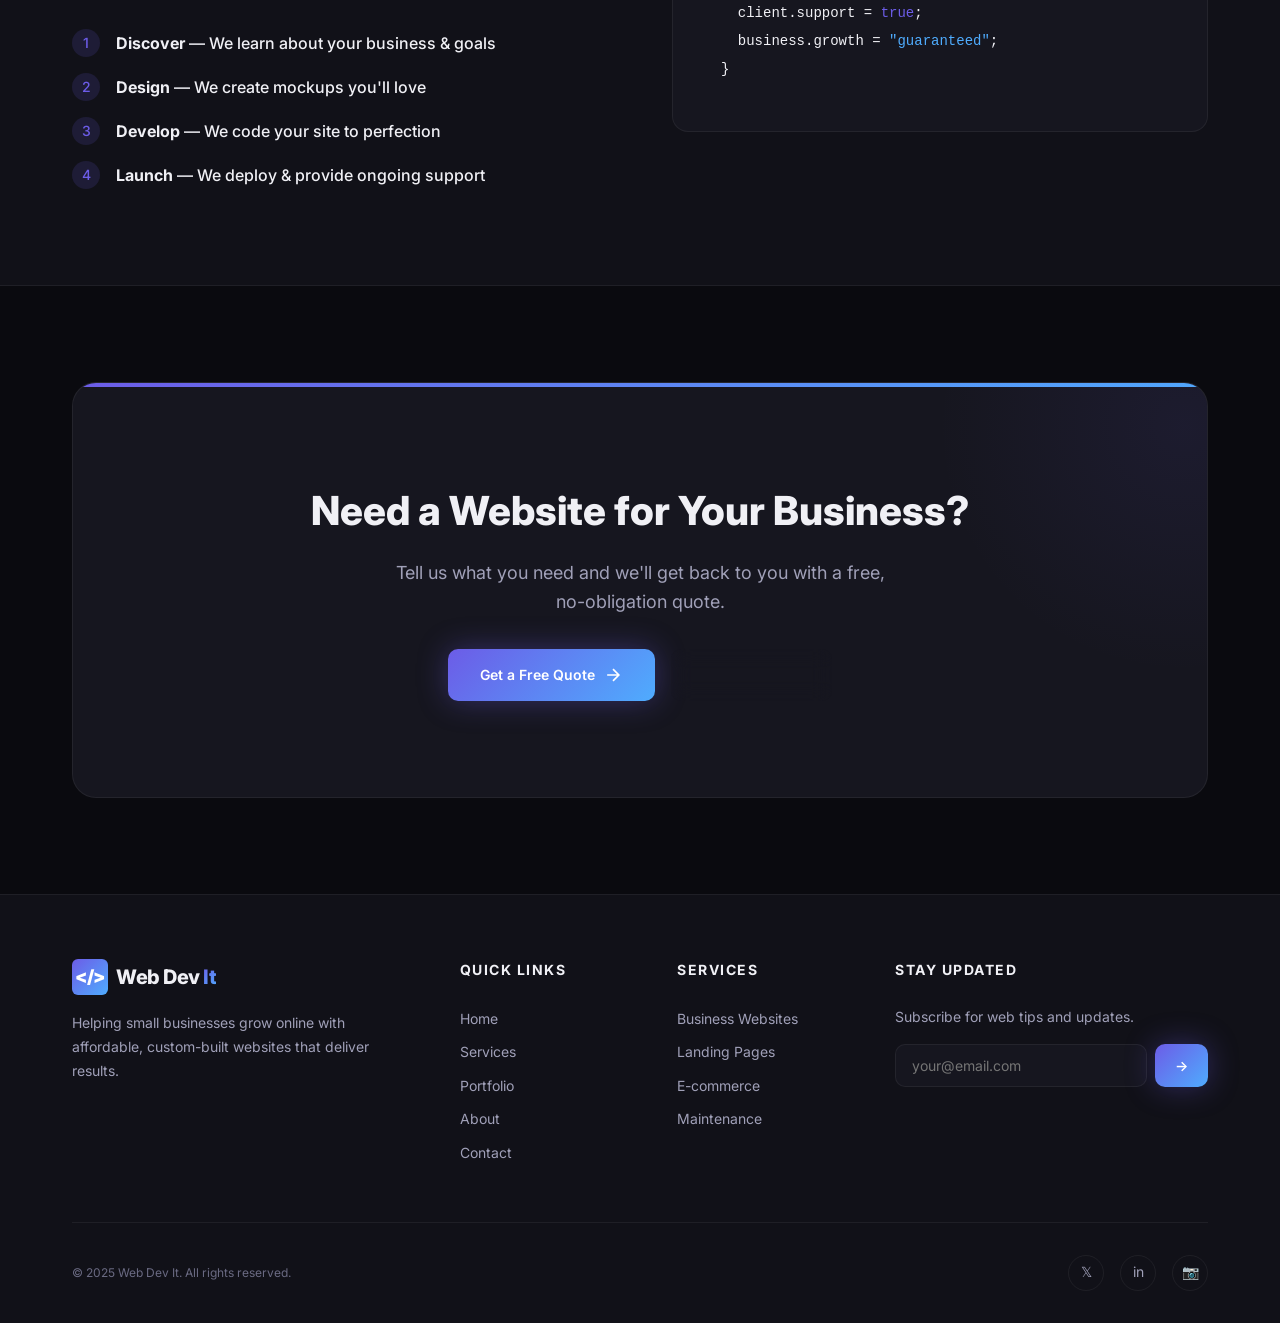
<file: services.html>
<!DOCTYPE html>
<html lang="en">
<head>
  <meta charset="UTF-8">
  <meta name="viewport" content="width=device-width, initial-scale=1.0">
  <title>Our Services — Web Dev It</title>
  <meta name="description" content="Explore our web development services: business websites, landing pages, e-commerce, redesign, and maintenance. Affordable solutions for small businesses.">
  <link rel="stylesheet" href="style.css">
  <link rel="icon" type="image/svg+xml" href="data:image/svg+xml,<svg xmlns='http://www.w3.org/2000/svg' viewBox='0 0 100 100'><text y='.9em' font-size='90'>🌐</text></svg>">
</head>
<body>

  <!-- Navbar -->
  <nav class="navbar" id="navbar">
    <div class="container">
      <a href="index.html" class="nav-logo">
        <div class="logo-icon">&lt;/&gt;</div>
        <span>Web Dev <span class="logo-text-accent">It</span></span>
      </a>
      <div class="nav-links">
        <a href="index.html">Home</a>
        <a href="services.html" class="active">Services</a>
        <a href="portfolio.html">Portfolio</a>
        <a href="about.html">About</a>
        <a href="contact.html" class="btn btn-primary nav-cta">Contact Us</a>
      </div>
      <div class="hamburger" id="hamburger">
        <span></span>
        <span></span>
        <span></span>
      </div>
    </div>
  </nav>

  <div class="mobile-menu" id="mobile-menu">
    <a href="index.html">Home</a>
    <a href="services.html">Services</a>
    <a href="portfolio.html">Portfolio</a>
    <a href="about.html">About</a>
    <a href="contact.html">Contact</a>
  </div>

  <!-- Page Header -->
  <section class="page-header">
    <div class="container">
      <span class="section-label fade-up">What We Do</span>
      <h1 class="section-title fade-up">
        Our <span class="gradient-text">Services</span>
      </h1>
      <p class="section-subtitle fade-up">
        We offer a full range of web solutions to help your business stand out online and attract more customers.
      </p>
    </div>
  </section>

  <!-- Services -->
  <section class="section" style="padding-top: 0;">
    <div class="container">
      <div class="services-grid">

        <div class="service-card fade-up stagger-1">
          <div class="service-icon">🏢</div>
          <h3>Business Websites</h3>
          <p>Professional, custom-designed websites that establish your brand's credibility and convert visitors into customers. Perfect for local businesses looking to make an impact.</p>
          <span class="service-tag">Most Popular</span>
        </div>

        <div class="service-card fade-up stagger-2">
          <div class="service-icon">🚀</div>
          <h3>Landing Pages</h3>
          <p>High-converting, single-page designs focused on one goal — getting your visitors to take action. Ideal for promotions, launches, and marketing campaigns.</p>
          <span class="service-tag">Quick Turnaround</span>
        </div>

        <div class="service-card fade-up stagger-3">
          <div class="service-icon">🔄</div>
          <h3>Website Redesign</h3>
          <p>Give your outdated website a modern makeover. We improve design, performance, and user experience while keeping what works for your business.</p>
          <span class="service-tag">Fresh Look</span>
        </div>

        <div class="service-card fade-up stagger-4">
          <div class="service-icon">🛒</div>
          <h3>E-commerce Websites</h3>
          <p>Full-featured online stores with product management, secure checkout, and seamless shopping experiences that help you sell 24/7.</p>
          <span class="service-tag">Sell Online</span>
        </div>

        <div class="service-card fade-up stagger-5">
          <div class="service-icon">🛠️</div>
          <h3>Website Maintenance</h3>
          <p>Keep your website running smoothly with regular updates, security patches, content changes, and performance monitoring. Peace of mind included.</p>
          <span class="service-tag">Ongoing Support</span>
        </div>

        <div class="service-card fade-up" style="transition-delay:0.6s;">
          <div class="service-icon">📱</div>
          <h3>Mobile-First Design</h3>
          <p>Every website we build is designed mobile-first, ensuring a flawless experience on phones, tablets, and desktops alike.</p>
          <span class="service-tag">Responsive</span>
        </div>

      </div>
    </div>
  </section>

  <!-- Process Section -->
  <section class="section intro-section">
    <div class="container">
      <div class="intro-grid">
        <div class="intro-text fade-up">
          <span class="section-label">Our Process</span>
          <h2>Simple, Transparent & <span class="gradient-text">Effective</span></h2>
          <p>
            We believe great websites come from great communication. Our streamlined 
            process keeps you in the loop at every step.
          </p>
          <div class="intro-features">
            <div class="intro-feature">
              <span class="feature-check">1</span>
              <span><strong>Discover</strong> — We learn about your business & goals</span>
            </div>
            <div class="intro-feature">
              <span class="feature-check">2</span>
              <span><strong>Design</strong> — We create mockups you'll love</span>
            </div>
            <div class="intro-feature">
              <span class="feature-check">3</span>
              <span><strong>Develop</strong> — We code your site to perfection</span>
            </div>
            <div class="intro-feature">
              <span class="feature-check">4</span>
              <span><strong>Launch</strong> — We deploy & provide ongoing support</span>
            </div>
          </div>
        </div>
        <div class="intro-visual fade-up stagger-2">
          <div class="intro-visual-card">
            <div class="code-block">
              <span class="code-line"><span class="code-comment">// Our promise to you</span></span>
              <span class="code-line">&nbsp;</span>
              <span class="code-line"><span class="code-keyword">if</span> (project.status === <span class="code-string">"delivered"</span>) {</span>
              <span class="code-line">&nbsp;&nbsp;client.satisfaction = <span class="code-string">"100%"</span>;</span>
              <span class="code-line">&nbsp;&nbsp;client.support = <span class="code-keyword">true</span>;</span>
              <span class="code-line">&nbsp;&nbsp;business.growth = <span class="code-string">"guaranteed"</span>;</span>
              <span class="code-line">}</span>
            </div>
          </div>
        </div>
      </div>
    </div>
  </section>

  <!-- CTA -->
  <section class="section cta-banner">
    <div class="container">
      <div class="cta-inner fade-up">
        <h2>Need a Website for <span class="gradient-text">Your Business?</span></h2>
        <p>Tell us what you need and we'll get back to you with a free, no-obligation quote.</p>
        <div class="cta-actions">
          <a href="contact.html" class="btn btn-primary">
            Get a Free Quote
            <svg class="btn-icon" viewBox="0 0 24 24" fill="none" stroke="currentColor" stroke-width="2"><path d="M5 12h14M12 5l7 7-7 7"/></svg>
          </a>
          <a href="portfolio.html" class="btn btn-secondary">See Our Work</a>
        </div>
      </div>
    </div>
  </section>

  <!-- Footer -->
  <footer class="footer">
    <div class="container">
      <div class="footer-grid">
        <div class="footer-brand">
          <a href="index.html" class="nav-logo">
            <div class="logo-icon">&lt;/&gt;</div>
            <span>Web Dev <span class="logo-text-accent">It</span></span>
          </a>
          <p>Helping small businesses grow online with affordable, custom-built websites that deliver results.</p>
        </div>
        <div class="footer-col">
          <h4>Quick Links</h4>
          <ul>
            <li><a href="index.html">Home</a></li>
            <li><a href="services.html">Services</a></li>
            <li><a href="portfolio.html">Portfolio</a></li>
            <li><a href="about.html">About</a></li>
            <li><a href="contact.html">Contact</a></li>
          </ul>
        </div>
        <div class="footer-col">
          <h4>Services</h4>
          <ul>
            <li><a href="services.html">Business Websites</a></li>
            <li><a href="services.html">Landing Pages</a></li>
            <li><a href="services.html">E-commerce</a></li>
            <li><a href="services.html">Maintenance</a></li>
          </ul>
        </div>
        <div class="footer-col footer-newsletter">
          <h4>Stay Updated</h4>
          <p>Subscribe for web tips and updates.</p>
          <form class="newsletter-form" onsubmit="event.preventDefault()">
            <input type="email" placeholder="your@email.com" required>
            <button class="btn btn-primary" type="submit">→</button>
          </form>
        </div>
      </div>
      <div class="footer-bottom">
        <p>&copy; 2025 Web Dev It. All rights reserved.</p>
        <div class="footer-socials">
          <a href="#" aria-label="Twitter">𝕏</a>
          <a href="#" aria-label="LinkedIn">in</a>
          <a href="#" aria-label="Instagram">📷</a>
        </div>
      </div>
    </div>
  </footer>

  <!-- WhatsApp Float -->
  <a href="https://wa.me/918284844120?text=Hi%2C%20I%27m%20interested%20in%20getting%20a%20website%20built!" class="whatsapp-float" target="_blank" rel="noopener" aria-label="Chat on WhatsApp">
    <svg viewBox="0 0 24 24"><path d="M17.472 14.382c-.297-.149-1.758-.867-2.03-.967-.273-.099-.471-.148-.67.15-.197.297-.767.966-.94 1.164-.173.199-.347.223-.644.075-.297-.15-1.255-.463-2.39-1.475-.883-.788-1.48-1.761-1.653-2.059-.173-.297-.018-.458.13-.606.134-.133.298-.347.446-.52.149-.174.198-.298.298-.497.099-.198.05-.371-.025-.52-.075-.149-.669-1.612-.916-2.207-.242-.579-.487-.5-.669-.51-.173-.008-.371-.01-.57-.01-.198 0-.52.074-.792.372-.272.297-1.04 1.016-1.04 2.479 0 1.462 1.065 2.875 1.213 3.074.149.198 2.096 3.2 5.077 4.487.709.306 1.262.489 1.694.625.712.227 1.36.195 1.871.118.571-.085 1.758-.719 2.006-1.413.248-.694.248-1.289.173-1.413-.074-.124-.272-.198-.57-.347m-5.421 7.403h-.004a9.87 9.87 0 01-5.031-1.378l-.361-.214-3.741.982.998-3.648-.235-.374a9.86 9.86 0 01-1.51-5.26c.001-5.45 4.436-9.884 9.888-9.884 2.64 0 5.122 1.03 6.988 2.898a9.825 9.825 0 012.893 6.994c-.003 5.45-4.437 9.884-9.885 9.884m8.413-18.297A11.815 11.815 0 0012.05 0C5.495 0 .16 5.335.157 11.892c0 2.096.547 4.142 1.588 5.945L.057 24l6.305-1.654a11.882 11.882 0 005.683 1.448h.005c6.554 0 11.89-5.335 11.893-11.893a11.821 11.821 0 00-3.48-8.413z"/></svg>
  </a>

  <script src="script.js"></script>
</body>
</html>
</file>
<file: style.css>
/* ============================================
   Web Dev It — Design System & Styles
   ============================================ */

/* ---------- Google Fonts ---------- */
@import url('https://fonts.googleapis.com/css2?family=Inter:wght@300;400;500;600;700;800;900&display=swap');

/* ---------- CSS Custom Properties ---------- */
:root {
  /* Colors */
  --bg-primary: #0a0a0f;
  --bg-secondary: #111118;
  --bg-card: #16161f;
  --bg-card-hover: #1c1c28;
  --bg-glass: rgba(22, 22, 31, 0.75);
  --bg-nav: rgba(10, 10, 15, 0.85);

  --text-primary: #f0f0f5;
  --text-secondary: #a0a0b8;
  --text-muted: #6a6a82;

  --accent-primary: #6c5ce7;
  --accent-secondary: #4facfe;
  --accent-gradient: linear-gradient(135deg, #6c5ce7 0%, #4facfe 100%);
  --accent-gradient-hover: linear-gradient(135deg, #7d6ef0 0%, #69b8ff 100%);
  --accent-glow: rgba(108, 92, 231, 0.35);

  --border-color: rgba(255, 255, 255, 0.06);
  --border-color-hover: rgba(108, 92, 231, 0.3);

  --success: #00c853;
  --warning: #ffd600;
  --error: #ff1744;

  /* Typography */
  --font-family: 'Inter', -apple-system, BlinkMacSystemFont, 'Segoe UI', sans-serif;
  --fs-xs: 0.75rem;
  --fs-sm: 0.875rem;
  --fs-base: 1rem;
  --fs-md: 1.125rem;
  --fs-lg: 1.25rem;
  --fs-xl: 1.5rem;
  --fs-2xl: 2rem;
  --fs-3xl: 2.5rem;
  --fs-4xl: 3.25rem;
  --fs-5xl: 4rem;

  /* Spacing */
  --space-xs: 0.25rem;
  --space-sm: 0.5rem;
  --space-md: 1rem;
  --space-lg: 1.5rem;
  --space-xl: 2rem;
  --space-2xl: 3rem;
  --space-3xl: 4rem;
  --space-4xl: 6rem;

  /* Misc */
  --radius-sm: 6px;
  --radius-md: 10px;
  --radius-lg: 16px;
  --radius-xl: 24px;
  --radius-full: 50%;

  --shadow-sm: 0 2px 8px rgba(0, 0, 0, 0.2);
  --shadow-md: 0 4px 20px rgba(0, 0, 0, 0.3);
  --shadow-lg: 0 8px 40px rgba(0, 0, 0, 0.4);
  --shadow-glow: 0 0 30px var(--accent-glow);

  --transition-fast: 0.2s ease;
  --transition-base: 0.3s ease;
  --transition-slow: 0.5s ease;

  --max-width: 1200px;
  --nav-height: 72px;
}

/* ---------- Reset ---------- */
*,
*::before,
*::after {
  margin: 0;
  padding: 0;
  box-sizing: border-box;
}

html {
  scroll-behavior: smooth;
  -webkit-font-smoothing: antialiased;
  -moz-osx-font-smoothing: grayscale;
}

body {
  font-family: var(--font-family);
  font-size: var(--fs-base);
  line-height: 1.6;
  color: var(--text-primary);
  background-color: var(--bg-primary);
  overflow-x: hidden;
}

a {
  text-decoration: none;
  color: inherit;
  transition: color var(--transition-fast);
}

img {
  max-width: 100%;
  height: auto;
  display: block;
}

ul, ol {
  list-style: none;
}

button, input, textarea {
  font-family: inherit;
  font-size: inherit;
  border: none;
  outline: none;
  background: none;
  color: inherit;
}

button {
  cursor: pointer;
}

/* ---------- Utility ---------- */
.container {
  max-width: var(--max-width);
  margin: 0 auto;
  padding: 0 var(--space-xl);
}

.section {
  padding: var(--space-4xl) 0;
}

.section-label {
  display: inline-block;
  font-size: var(--fs-xs);
  font-weight: 700;
  text-transform: uppercase;
  letter-spacing: 3px;
  color: var(--accent-secondary);
  margin-bottom: var(--space-md);
}

.section-title {
  font-size: var(--fs-3xl);
  font-weight: 800;
  line-height: 1.2;
  margin-bottom: var(--space-md);
}

.section-title .gradient-text {
  background: var(--accent-gradient);
  -webkit-background-clip: text;
  -webkit-text-fill-color: transparent;
  background-clip: text;
}

.section-subtitle {
  font-size: var(--fs-md);
  color: var(--text-secondary);
  max-width: 600px;
  line-height: 1.7;
}

.text-center {
  text-align: center;
}

.text-center .section-subtitle {
  margin-left: auto;
  margin-right: auto;
}

/* ---------- Buttons ---------- */
.btn {
  display: inline-flex;
  align-items: center;
  justify-content: center;
  gap: var(--space-sm);
  padding: 14px 32px;
  font-size: var(--fs-sm);
  font-weight: 600;
  border-radius: var(--radius-md);
  transition: all var(--transition-base);
  position: relative;
  overflow: hidden;
}

.btn-primary {
  background: var(--accent-gradient);
  color: #fff;
  box-shadow: var(--shadow-glow);
}

.btn-primary:hover {
  background: var(--accent-gradient-hover);
  box-shadow: 0 0 40px var(--accent-glow);
  transform: translateY(-2px);
}

.btn-secondary {
  background: transparent;
  color: var(--text-primary);
  border: 1px solid var(--border-color);
  backdrop-filter: blur(10px);
}

.btn-secondary:hover {
  border-color: var(--accent-primary);
  background: rgba(108, 92, 231, 0.08);
  transform: translateY(-2px);
}

.btn-icon {
  width: 20px;
  height: 20px;
}

/* ---------- Navbar ---------- */
.navbar {
  position: fixed;
  top: 0;
  left: 0;
  right: 0;
  z-index: 1000;
  background: var(--bg-nav);
  backdrop-filter: blur(20px);
  border-bottom: 1px solid var(--border-color);
  transition: all var(--transition-base);
  height: var(--nav-height);
}

.navbar.scrolled {
  background: rgba(10, 10, 15, 0.95);
  box-shadow: var(--shadow-md);
}

.navbar .container {
  display: flex;
  align-items: center;
  justify-content: space-between;
  height: 100%;
}

.nav-logo {
  display: flex;
  align-items: center;
  gap: var(--space-sm);
  font-size: var(--fs-lg);
  font-weight: 800;
  letter-spacing: -0.5px;
}

.nav-logo .logo-icon {
  width: 36px;
  height: 36px;
  background: var(--accent-gradient);
  border-radius: var(--radius-sm);
  display: flex;
  align-items: center;
  justify-content: center;
  font-size: var(--fs-md);
  color: #fff;
  font-weight: 900;
}

.nav-logo .logo-text-accent {
  background: var(--accent-gradient);
  -webkit-background-clip: text;
  -webkit-text-fill-color: transparent;
  background-clip: text;
}

.nav-links {
  display: flex;
  align-items: center;
  gap: var(--space-2xl);
}

.nav-links a {
  font-size: var(--fs-sm);
  font-weight: 500;
  color: var(--text-secondary);
  position: relative;
  padding: var(--space-xs) 0;
}

.nav-links a::after {
  content: '';
  position: absolute;
  bottom: -2px;
  left: 0;
  width: 0;
  height: 2px;
  background: var(--accent-gradient);
  border-radius: 2px;
  transition: width var(--transition-base);
}

.nav-links a:hover,
.nav-links a.active {
  color: var(--text-primary);
}

.nav-links a:hover::after,
.nav-links a.active::after {
  width: 100%;
}

.nav-cta {
  padding: 10px 24px !important;
  font-size: var(--fs-sm) !important;
}

.hamburger {
  display: none;
  flex-direction: column;
  gap: 5px;
  cursor: pointer;
  padding: var(--space-sm);
  z-index: 1001;
}

.hamburger span {
  width: 24px;
  height: 2px;
  background: var(--text-primary);
  border-radius: 2px;
  transition: all var(--transition-base);
}

.hamburger.active span:nth-child(1) {
  transform: rotate(45deg) translate(5px, 5px);
}

.hamburger.active span:nth-child(2) {
  opacity: 0;
}

.hamburger.active span:nth-child(3) {
  transform: rotate(-45deg) translate(5px, -5px);
}

/* ---------- Mobile Menu ---------- */
.mobile-menu {
  display: none;
  position: fixed;
  inset: 0;
  background: rgba(10, 10, 15, 0.98);
  backdrop-filter: blur(30px);
  z-index: 999;
  flex-direction: column;
  align-items: center;
  justify-content: center;
  gap: var(--space-xl);
  opacity: 0;
  pointer-events: none;
  transition: opacity var(--transition-base);
}

.mobile-menu.active {
  opacity: 1;
  pointer-events: all;
}

.mobile-menu a {
  font-size: var(--fs-xl);
  font-weight: 600;
  color: var(--text-secondary);
  transition: color var(--transition-fast);
}

.mobile-menu a:hover {
  color: var(--text-primary);
}

/* ---------- Hero ---------- */
.hero {
  min-height: 100vh;
  display: flex;
  align-items: center;
  position: relative;
  padding-top: var(--nav-height);
  overflow: hidden;
}

.hero::before {
  content: '';
  position: absolute;
  top: -50%;
  right: -20%;
  width: 800px;
  height: 800px;
  background: radial-gradient(circle, rgba(108, 92, 231, 0.12) 0%, transparent 70%);
  border-radius: 50%;
  pointer-events: none;
}

.hero::after {
  content: '';
  position: absolute;
  bottom: -30%;
  left: -15%;
  width: 600px;
  height: 600px;
  background: radial-gradient(circle, rgba(79, 172, 254, 0.08) 0%, transparent 70%);
  border-radius: 50%;
  pointer-events: none;
}

.hero .container {
  position: relative;
  z-index: 1;
}

.hero-content {
  max-width: 720px;
}

.hero-badge {
  display: inline-flex;
  align-items: center;
  gap: var(--space-sm);
  padding: 8px 18px;
  background: rgba(108, 92, 231, 0.1);
  border: 1px solid rgba(108, 92, 231, 0.2);
  border-radius: var(--radius-xl);
  font-size: var(--fs-xs);
  font-weight: 600;
  color: var(--accent-secondary);
  margin-bottom: var(--space-xl);
  text-transform: uppercase;
  letter-spacing: 1.5px;
}

.hero-badge .badge-dot {
  width: 6px;
  height: 6px;
  background: var(--accent-primary);
  border-radius: var(--radius-full);
  animation: pulse-dot 2s ease-in-out infinite;
}

@keyframes pulse-dot {
  0%, 100% { opacity: 1; transform: scale(1); }
  50% { opacity: 0.5; transform: scale(1.5); }
}

.hero-title {
  font-size: var(--fs-5xl);
  font-weight: 900;
  line-height: 1.08;
  letter-spacing: -2px;
  margin-bottom: var(--space-lg);
}

.hero-title .gradient-text {
  background: var(--accent-gradient);
  -webkit-background-clip: text;
  -webkit-text-fill-color: transparent;
  background-clip: text;
}

.hero-subtitle {
  font-size: var(--fs-lg);
  color: var(--text-secondary);
  line-height: 1.7;
  margin-bottom: var(--space-2xl);
  max-width: 540px;
}

.hero-actions {
  display: flex;
  gap: var(--space-md);
  flex-wrap: wrap;
}

.hero-stats {
  display: flex;
  gap: var(--space-3xl);
  margin-top: var(--space-3xl);
  padding-top: var(--space-2xl);
  border-top: 1px solid var(--border-color);
}

.hero-stat {
  text-align: left;
}

.hero-stat .stat-number {
  font-size: var(--fs-2xl);
  font-weight: 800;
  background: var(--accent-gradient);
  -webkit-background-clip: text;
  -webkit-text-fill-color: transparent;
  background-clip: text;
}

.hero-stat .stat-label {
  font-size: var(--fs-sm);
  color: var(--text-muted);
  margin-top: var(--space-xs);
}

/* ---------- Benefits Grid ---------- */
.benefits-grid {
  display: grid;
  grid-template-columns: repeat(4, 1fr);
  gap: var(--space-lg);
  margin-top: var(--space-2xl);
}

.benefit-card {
  background: var(--bg-card);
  border: 1px solid var(--border-color);
  border-radius: var(--radius-lg);
  padding: var(--space-2xl);
  text-align: center;
  transition: all var(--transition-base);
  position: relative;
  overflow: hidden;
}

.benefit-card::before {
  content: '';
  position: absolute;
  top: 0;
  left: 0;
  right: 0;
  height: 3px;
  background: var(--accent-gradient);
  opacity: 0;
  transition: opacity var(--transition-base);
}

.benefit-card:hover {
  border-color: var(--border-color-hover);
  transform: translateY(-4px);
  box-shadow: var(--shadow-glow);
}

.benefit-card:hover::before {
  opacity: 1;
}

.benefit-icon {
  width: 56px;
  height: 56px;
  margin: 0 auto var(--space-lg);
  background: rgba(108, 92, 231, 0.1);
  border-radius: var(--radius-md);
  display: flex;
  align-items: center;
  justify-content: center;
  font-size: 24px;
}

.benefit-card h3 {
  font-size: var(--fs-base);
  font-weight: 700;
  margin-bottom: var(--space-sm);
}

.benefit-card p {
  font-size: var(--fs-sm);
  color: var(--text-secondary);
  line-height: 1.6;
}

/* ---------- About / Intro Section ---------- */
.intro-section {
  background: var(--bg-secondary);
  border-top: 1px solid var(--border-color);
  border-bottom: 1px solid var(--border-color);
}

.intro-grid {
  display: grid;
  grid-template-columns: 1fr 1fr;
  gap: var(--space-3xl);
  align-items: center;
}

.intro-text h2 {
  font-size: var(--fs-3xl);
  font-weight: 800;
  line-height: 1.2;
  margin-bottom: var(--space-lg);
}

.intro-text p {
  color: var(--text-secondary);
  line-height: 1.8;
  margin-bottom: var(--space-md);
}

.intro-features {
  display: flex;
  flex-direction: column;
  gap: var(--space-md);
  margin-top: var(--space-xl);
}

.intro-feature {
  display: flex;
  align-items: center;
  gap: var(--space-md);
  font-weight: 500;
}

.intro-feature .feature-check {
  width: 28px;
  height: 28px;
  background: rgba(108, 92, 231, 0.15);
  border-radius: var(--radius-full);
  display: flex;
  align-items: center;
  justify-content: center;
  color: var(--accent-primary);
  font-size: 14px;
  flex-shrink: 0;
}

.intro-visual {
  position: relative;
}

.intro-visual-card {
  background: var(--bg-card);
  border: 1px solid var(--border-color);
  border-radius: var(--radius-lg);
  padding: var(--space-2xl);
  position: relative;
  overflow: hidden;
}

.intro-visual-card::before {
  content: '';
  position: absolute;
  top: 0;
  left: 0;
  right: 0;
  height: 4px;
  background: var(--accent-gradient);
}

.code-block {
  font-family: 'Courier New', monospace;
  font-size: var(--fs-sm);
  line-height: 2;
}

.code-line {
  display: block;
}

.code-keyword {
  color: var(--accent-primary);
}

.code-string {
  color: var(--accent-secondary);
}

.code-comment {
  color: var(--text-muted);
}

/* ---------- Services ---------- */
.services-grid {
  display: grid;
  grid-template-columns: repeat(3, 1fr);
  gap: var(--space-lg);
  margin-top: var(--space-2xl);
}

.service-card {
  background: var(--bg-card);
  border: 1px solid var(--border-color);
  border-radius: var(--radius-lg);
  padding: var(--space-2xl) var(--space-xl);
  transition: all var(--transition-base);
  position: relative;
  overflow: hidden;
}

.service-card::after {
  content: '';
  position: absolute;
  bottom: 0;
  left: 0;
  right: 0;
  height: 3px;
  background: var(--accent-gradient);
  transform: scaleX(0);
  transform-origin: left;
  transition: transform var(--transition-base);
}

.service-card:hover {
  border-color: var(--border-color-hover);
  transform: translateY(-6px);
  box-shadow: var(--shadow-glow);
}

.service-card:hover::after {
  transform: scaleX(1);
}

.service-icon {
  width: 52px;
  height: 52px;
  background: rgba(108, 92, 231, 0.1);
  border-radius: var(--radius-md);
  display: flex;
  align-items: center;
  justify-content: center;
  font-size: 24px;
  margin-bottom: var(--space-lg);
}

.service-card h3 {
  font-size: var(--fs-lg);
  font-weight: 700;
  margin-bottom: var(--space-sm);
}

.service-card p {
  font-size: var(--fs-sm);
  color: var(--text-secondary);
  line-height: 1.7;
}

.service-tag {
  display: inline-block;
  margin-top: var(--space-md);
  padding: 4px 12px;
  font-size: var(--fs-xs);
  font-weight: 600;
  color: var(--accent-secondary);
  background: rgba(79, 172, 254, 0.08);
  border-radius: var(--radius-xl);
}

/* ---------- Portfolio ---------- */
.portfolio-grid {
  display: grid;
  grid-template-columns: repeat(auto-fill, minmax(360px, 1fr));
  gap: var(--space-xl);
  margin-top: var(--space-2xl);
}

.portfolio-card {
  background: var(--bg-card);
  border: 1px solid var(--border-color);
  border-radius: var(--radius-lg);
  overflow: hidden;
  transition: all var(--transition-base);
}

.portfolio-card:hover {
  border-color: var(--border-color-hover);
  transform: translateY(-6px);
  box-shadow: var(--shadow-glow);
}

.portfolio-image {
  position: relative;
  overflow: hidden;
  aspect-ratio: 16 / 10;
}

.portfolio-image img {
  width: 100%;
  height: 100%;
  object-fit: cover;
  transition: transform var(--transition-slow);
}

.portfolio-card:hover .portfolio-image img {
  transform: scale(1.05);
}

.portfolio-image .overlay {
  position: absolute;
  inset: 0;
  background: rgba(108, 92, 231, 0.85);
  display: flex;
  align-items: center;
  justify-content: center;
  opacity: 0;
  transition: opacity var(--transition-base);
}

.portfolio-card:hover .portfolio-image .overlay {
  opacity: 1;
}

.overlay .btn {
  padding: 12px 28px;
  font-size: var(--fs-sm);
}

.portfolio-info {
  padding: var(--space-xl);
}

.portfolio-info h3 {
  font-size: var(--fs-lg);
  font-weight: 700;
  margin-bottom: var(--space-sm);
}

.portfolio-info p {
  font-size: var(--fs-sm);
  color: var(--text-secondary);
  line-height: 1.6;
  margin-bottom: var(--space-md);
}

.portfolio-tags {
  display: flex;
  gap: var(--space-sm);
  flex-wrap: wrap;
}

.portfolio-tags span {
  padding: 4px 12px;
  font-size: var(--fs-xs);
  font-weight: 500;
  background: rgba(108, 92, 231, 0.1);
  border: 1px solid rgba(108, 92, 231, 0.15);
  border-radius: var(--radius-xl);
  color: var(--accent-secondary);
}

.portfolio-placeholder {
  background: var(--bg-card);
  border: 2px dashed var(--border-color);
  border-radius: var(--radius-lg);
  display: flex;
  flex-direction: column;
  align-items: center;
  justify-content: center;
  min-height: 320px;
  gap: var(--space-md);
  color: var(--text-muted);
  transition: all var(--transition-base);
}

.portfolio-placeholder:hover {
  border-color: var(--border-color-hover);
  color: var(--text-secondary);
}

.portfolio-placeholder .placeholder-icon {
  font-size: 40px;
  opacity: 0.5;
}

.portfolio-placeholder p {
  font-size: var(--fs-sm);
  font-weight: 500;
}

/* ---------- Testimonials ---------- */
.testimonials {
  background: var(--bg-secondary);
  border-top: 1px solid var(--border-color);
  border-bottom: 1px solid var(--border-color);
}

.testimonials-track {
  display: flex;
  gap: var(--space-lg);
  margin-top: var(--space-2xl);
  overflow: hidden;
  position: relative;
}

.testimonial-card {
  flex: 0 0 calc(33.333% - var(--space-lg));
  background: var(--bg-card);
  border: 1px solid var(--border-color);
  border-radius: var(--radius-lg);
  padding: var(--space-2xl);
  transition: all var(--transition-base);
  min-width: 300px;
}

.testimonial-card:hover {
  border-color: var(--border-color-hover);
}

.testimonial-stars {
  display: flex;
  gap: 3px;
  margin-bottom: var(--space-md);
  color: #ffd600;
  font-size: 14px;
}

.testimonial-text {
  font-size: var(--fs-sm);
  color: var(--text-secondary);
  line-height: 1.8;
  margin-bottom: var(--space-xl);
  font-style: italic;
}

.testimonial-author {
  display: flex;
  align-items: center;
  gap: var(--space-md);
}

.testimonial-avatar {
  width: 44px;
  height: 44px;
  border-radius: var(--radius-full);
  background: var(--accent-gradient);
  display: flex;
  align-items: center;
  justify-content: center;
  font-weight: 700;
  font-size: var(--fs-sm);
  color: #fff;
  flex-shrink: 0;
}

.testimonial-author-info h4 {
  font-size: var(--fs-sm);
  font-weight: 600;
}

.testimonial-author-info p {
  font-size: var(--fs-xs);
  color: var(--text-muted);
}

.testimonials-nav {
  display: flex;
  justify-content: center;
  gap: var(--space-md);
  margin-top: var(--space-xl);
}

.testimonials-nav button {
  width: 44px;
  height: 44px;
  border-radius: var(--radius-full);
  border: 1px solid var(--border-color);
  background: var(--bg-card);
  color: var(--text-primary);
  display: flex;
  align-items: center;
  justify-content: center;
  transition: all var(--transition-base);
}

.testimonials-nav button:hover {
  border-color: var(--accent-primary);
  background: rgba(108, 92, 231, 0.1);
}

/* ---------- About Page ---------- */
.about-hero {
  padding-top: calc(var(--nav-height) + var(--space-4xl));
  padding-bottom: var(--space-4xl);
  text-align: center;
}

.about-hero .section-title {
  font-size: var(--fs-4xl);
}

.about-hero .section-subtitle {
  margin: 0 auto;
}

.values-grid {
  display: grid;
  grid-template-columns: repeat(3, 1fr);
  gap: var(--space-lg);
  margin-top: var(--space-2xl);
}

.value-card {
  background: var(--bg-card);
  border: 1px solid var(--border-color);
  border-radius: var(--radius-lg);
  padding: var(--space-2xl);
  text-align: center;
  transition: all var(--transition-base);
}

.value-card:hover {
  border-color: var(--border-color-hover);
  transform: translateY(-4px);
  box-shadow: var(--shadow-glow);
}

.value-icon {
  width: 64px;
  height: 64px;
  margin: 0 auto var(--space-lg);
  background: rgba(108, 92, 231, 0.1);
  border-radius: var(--radius-lg);
  display: flex;
  align-items: center;
  justify-content: center;
  font-size: 28px;
}

.value-card h3 {
  font-size: var(--fs-lg);
  font-weight: 700;
  margin-bottom: var(--space-sm);
}

.value-card p {
  font-size: var(--fs-sm);
  color: var(--text-secondary);
  line-height: 1.7;
}

.story-section {
  background: var(--bg-secondary);
  border-top: 1px solid var(--border-color);
  border-bottom: 1px solid var(--border-color);
}

.story-grid {
  display: grid;
  grid-template-columns: 1fr 1fr;
  gap: var(--space-3xl);
  align-items: center;
}

.story-content h2 {
  font-size: var(--fs-3xl);
  font-weight: 800;
  line-height: 1.2;
  margin-bottom: var(--space-lg);
}

.story-content p {
  color: var(--text-secondary);
  line-height: 1.8;
  margin-bottom: var(--space-md);
}

.story-metrics {
  display: grid;
  grid-template-columns: repeat(3, 1fr);
  gap: var(--space-lg);
}

.metric {
  text-align: center;
  padding: var(--space-xl);
  background: var(--bg-card);
  border: 1px solid var(--border-color);
  border-radius: var(--radius-lg);
}

.metric .metric-number {
  font-size: var(--fs-2xl);
  font-weight: 800;
  background: var(--accent-gradient);
  -webkit-background-clip: text;
  -webkit-text-fill-color: transparent;
  background-clip: text;
}

.metric .metric-label {
  font-size: var(--fs-xs);
  color: var(--text-muted);
  margin-top: var(--space-xs);
  text-transform: uppercase;
  letter-spacing: 1px;
}

/* ---------- Contact ---------- */
.contact-hero {
  padding-top: calc(var(--nav-height) + var(--space-4xl));
  padding-bottom: var(--space-3xl);
  text-align: center;
}

.contact-grid {
  display: grid;
  grid-template-columns: 1fr 1fr;
  gap: var(--space-2xl);
}

.contact-form-wrapper {
  background: var(--bg-card);
  border: 1px solid var(--border-color);
  border-radius: var(--radius-lg);
  padding: var(--space-2xl);
}

.contact-form-wrapper h3 {
  font-size: var(--fs-xl);
  font-weight: 700;
  margin-bottom: var(--space-xl);
}

.form-group {
  margin-bottom: var(--space-lg);
}

.form-group label {
  display: block;
  font-size: var(--fs-sm);
  font-weight: 600;
  margin-bottom: var(--space-sm);
  color: var(--text-secondary);
}

.form-group input,
.form-group textarea {
  width: 100%;
  padding: 14px 18px;
  background: var(--bg-secondary);
  border: 1px solid var(--border-color);
  border-radius: var(--radius-md);
  color: var(--text-primary);
  font-size: var(--fs-sm);
  transition: all var(--transition-base);
}

.form-group input:focus,
.form-group textarea:focus {
  border-color: var(--accent-primary);
  box-shadow: 0 0 0 3px rgba(108, 92, 231, 0.15);
}

.form-group input::placeholder,
.form-group textarea::placeholder {
  color: var(--text-muted);
}

.form-group textarea {
  min-height: 140px;
  resize: vertical;
}

.form-submit {
  width: 100%;
  padding: 16px;
  font-size: var(--fs-base);
}

.form-success {
  display: none;
  text-align: center;
  padding: var(--space-2xl);
}

.form-success.visible {
  display: block;
}

.form-success .success-icon {
  width: 64px;
  height: 64px;
  margin: 0 auto var(--space-lg);
  background: rgba(0, 200, 83, 0.1);
  border-radius: var(--radius-full);
  display: flex;
  align-items: center;
  justify-content: center;
  font-size: 28px;
  color: var(--success);
}

.form-success h3 {
  font-size: var(--fs-lg);
  margin-bottom: var(--space-sm);
}

.form-success p {
  color: var(--text-secondary);
  font-size: var(--fs-sm);
}

.contact-info-wrapper {
  display: flex;
  flex-direction: column;
  gap: var(--space-lg);
}

.contact-info-card {
  background: var(--bg-card);
  border: 1px solid var(--border-color);
  border-radius: var(--radius-lg);
  padding: var(--space-xl);
  display: flex;
  align-items: center;
  gap: var(--space-lg);
  transition: all var(--transition-base);
}

.contact-info-card:hover {
  border-color: var(--border-color-hover);
  transform: translateX(4px);
}

.contact-icon {
  width: 52px;
  height: 52px;
  background: rgba(108, 92, 231, 0.1);
  border-radius: var(--radius-md);
  display: flex;
  align-items: center;
  justify-content: center;
  font-size: 22px;
  flex-shrink: 0;
}

.contact-info-card h4 {
  font-size: var(--fs-sm);
  font-weight: 600;
  margin-bottom: var(--space-xs);
}

.contact-info-card p {
  font-size: var(--fs-sm);
  color: var(--text-secondary);
}

.contact-info-card a {
  color: var(--accent-secondary);
}

.contact-info-card a:hover {
  text-decoration: underline;
}

.contact-cta-card {
  background: var(--bg-card);
  border: 1px solid var(--border-color);
  border-radius: var(--radius-lg);
  padding: var(--space-2xl);
  text-align: center;
  margin-top: auto;
}

.contact-cta-card h3 {
  font-size: var(--fs-xl);
  font-weight: 700;
  margin-bottom: var(--space-sm);
}

.contact-cta-card p {
  color: var(--text-secondary);
  font-size: var(--fs-sm);
  margin-bottom: var(--space-lg);
}

/* ---------- CTA Banner ---------- */
.cta-banner {
  position: relative;
  overflow: hidden;
}

.cta-inner {
  background: var(--bg-card);
  border: 1px solid var(--border-color);
  border-radius: var(--radius-xl);
  padding: var(--space-4xl) var(--space-2xl);
  text-align: center;
  position: relative;
  overflow: hidden;
}

.cta-inner::before {
  content: '';
  position: absolute;
  top: 0;
  left: 0;
  right: 0;
  height: 4px;
  background: var(--accent-gradient);
}

.cta-inner::after {
  content: '';
  position: absolute;
  top: -50%;
  right: -20%;
  width: 500px;
  height: 500px;
  background: radial-gradient(circle, rgba(108, 92, 231, 0.08) 0%, transparent 70%);
  pointer-events: none;
}

.cta-inner h2 {
  font-size: var(--fs-3xl);
  font-weight: 800;
  margin-bottom: var(--space-md);
  position: relative;
  z-index: 1;
}

.cta-inner p {
  font-size: var(--fs-md);
  color: var(--text-secondary);
  margin-bottom: var(--space-xl);
  max-width: 500px;
  margin-left: auto;
  margin-right: auto;
  position: relative;
  z-index: 1;
}

.cta-actions {
  display: flex;
  gap: var(--space-md);
  justify-content: center;
  position: relative;
  z-index: 1;
}

/* ---------- Page Header ---------- */
.page-header {
  padding-top: calc(var(--nav-height) + var(--space-4xl));
  padding-bottom: var(--space-3xl);
  text-align: center;
  position: relative;
}

.page-header::before {
  content: '';
  position: absolute;
  top: 0;
  left: 50%;
  transform: translateX(-50%);
  width: 600px;
  height: 400px;
  background: radial-gradient(circle, rgba(108, 92, 231, 0.1) 0%, transparent 70%);
  pointer-events: none;
}

.page-header .section-title {
  font-size: var(--fs-4xl);
  position: relative;
}

.page-header .section-subtitle {
  margin: 0 auto;
  position: relative;
}

/* ---------- Footer ---------- */
.footer {
  background: var(--bg-secondary);
  border-top: 1px solid var(--border-color);
  padding: var(--space-3xl) 0 var(--space-xl);
}

.footer-grid {
  display: grid;
  grid-template-columns: 2fr 1fr 1fr 1.5fr;
  gap: var(--space-2xl);
  margin-bottom: var(--space-2xl);
}

.footer-brand .nav-logo {
  margin-bottom: var(--space-md);
}

.footer-brand p {
  font-size: var(--fs-sm);
  color: var(--text-secondary);
  line-height: 1.7;
  max-width: 300px;
}

.footer-col h4 {
  font-size: var(--fs-sm);
  font-weight: 700;
  text-transform: uppercase;
  letter-spacing: 1.5px;
  margin-bottom: var(--space-lg);
  color: var(--text-primary);
}

.footer-col ul li {
  margin-bottom: var(--space-sm);
}

.footer-col ul li a {
  font-size: var(--fs-sm);
  color: var(--text-secondary);
  transition: all var(--transition-fast);
}

.footer-col ul li a:hover {
  color: var(--accent-secondary);
  padding-left: 4px;
}

.footer-newsletter p {
  font-size: var(--fs-sm);
  color: var(--text-secondary);
  margin-bottom: var(--space-md);
}

.newsletter-form {
  display: flex;
  gap: var(--space-sm);
}

.newsletter-form input {
  flex: 1;
  padding: 12px 16px;
  background: var(--bg-card);
  border: 1px solid var(--border-color);
  border-radius: var(--radius-md);
  color: var(--text-primary);
  font-size: var(--fs-sm);
}

.newsletter-form input:focus {
  border-color: var(--accent-primary);
}

.newsletter-form button {
  padding: 12px 20px;
  border-radius: var(--radius-md);
}

.footer-bottom {
  display: flex;
  align-items: center;
  justify-content: space-between;
  padding-top: var(--space-xl);
  border-top: 1px solid var(--border-color);
}

.footer-bottom p {
  font-size: var(--fs-xs);
  color: var(--text-muted);
}

.footer-socials {
  display: flex;
  gap: var(--space-md);
}

.footer-socials a {
  width: 36px;
  height: 36px;
  border-radius: var(--radius-full);
  border: 1px solid var(--border-color);
  display: flex;
  align-items: center;
  justify-content: center;
  font-size: 14px;
  color: var(--text-secondary);
  transition: all var(--transition-base);
}

.footer-socials a:hover {
  border-color: var(--accent-primary);
  color: var(--accent-primary);
  background: rgba(108, 92, 231, 0.1);
}

/* ---------- Floating WhatsApp Button ---------- */
.whatsapp-float {
  position: fixed;
  bottom: 28px;
  right: 28px;
  z-index: 998;
  width: 56px;
  height: 56px;
  background: #25d366;
  border-radius: var(--radius-full);
  display: flex;
  align-items: center;
  justify-content: center;
  box-shadow: 0 4px 20px rgba(37, 211, 102, 0.35);
  transition: all var(--transition-base);
  animation: float-bounce 3s ease-in-out infinite;
}

.whatsapp-float:hover {
  transform: scale(1.1);
  box-shadow: 0 6px 28px rgba(37, 211, 102, 0.5);
}

.whatsapp-float svg {
  width: 28px;
  height: 28px;
  fill: #fff;
}

@keyframes float-bounce {
  0%, 100% { transform: translateY(0); }
  50% { transform: translateY(-6px); }
}

/* ---------- Animations ---------- */
.fade-up {
  opacity: 0;
  transform: translateY(30px);
  transition: opacity 0.6s ease, transform 0.6s ease;
}

.fade-up.visible {
  opacity: 1;
  transform: translateY(0);
}

.fade-in {
  opacity: 0;
  transition: opacity 0.6s ease;
}

.fade-in.visible {
  opacity: 1;
}

.stagger-1 { transition-delay: 0.1s; }
.stagger-2 { transition-delay: 0.2s; }
.stagger-3 { transition-delay: 0.3s; }
.stagger-4 { transition-delay: 0.4s; }
.stagger-5 { transition-delay: 0.5s; }

/* ---------- Responsive ---------- */
@media (max-width: 1024px) {
  .hero-title {
    font-size: var(--fs-4xl);
  }

  .benefits-grid {
    grid-template-columns: repeat(2, 1fr);
  }

  .services-grid {
    grid-template-columns: repeat(2, 1fr);
  }

  .values-grid {
    grid-template-columns: repeat(2, 1fr);
  }

  .footer-grid {
    grid-template-columns: 1fr 1fr;
    gap: var(--space-2xl);
  }

  .testimonial-card {
    flex: 0 0 calc(50% - var(--space-lg));
  }
}

@media (max-width: 768px) {
  :root {
    --space-4xl: 4rem;
  }

  .nav-links {
    display: none;
  }

  .hamburger {
    display: flex;
  }

  .mobile-menu {
    display: flex;
  }

  .hero-title {
    font-size: var(--fs-3xl);
    letter-spacing: -1px;
  }

  .hero-subtitle {
    font-size: var(--fs-base);
  }

  .hero-stats {
    gap: var(--space-xl);
  }

  .hero-stat .stat-number {
    font-size: var(--fs-xl);
  }

  .section-title {
    font-size: var(--fs-2xl);
  }

  .page-header .section-title {
    font-size: var(--fs-3xl);
  }

  .intro-grid,
  .story-grid,
  .contact-grid {
    grid-template-columns: 1fr;
    gap: var(--space-2xl);
  }

  .benefits-grid {
    grid-template-columns: 1fr;
  }

  .services-grid {
    grid-template-columns: 1fr;
  }

  .values-grid {
    grid-template-columns: 1fr;
  }

  .portfolio-grid {
    grid-template-columns: 1fr;
  }

  .story-metrics {
    grid-template-columns: repeat(3, 1fr);
  }

  .footer-grid {
    grid-template-columns: 1fr;
    gap: var(--space-xl);
  }

  .footer-bottom {
    flex-direction: column;
    gap: var(--space-md);
    text-align: center;
  }

  .cta-inner {
    padding: var(--space-2xl) var(--space-lg);
  }

  .cta-inner h2 {
    font-size: var(--fs-2xl);
  }

  .cta-actions {
    flex-direction: column;
    align-items: center;
  }

  .testimonial-card {
    flex: 0 0 calc(100% - var(--space-lg));
  }
}

@media (max-width: 480px) {
  .container {
    padding: 0 var(--space-md);
  }

  .hero-title {
    font-size: var(--fs-2xl);
  }

  .hero-actions {
    flex-direction: column;
  }

  .hero-actions .btn {
    width: 100%;
  }

  .hero-stats {
    flex-direction: column;
    gap: var(--space-md);
  }

  .story-metrics {
    grid-template-columns: 1fr;
  }

  .newsletter-form {
    flex-direction: column;
  }
}
</file>
